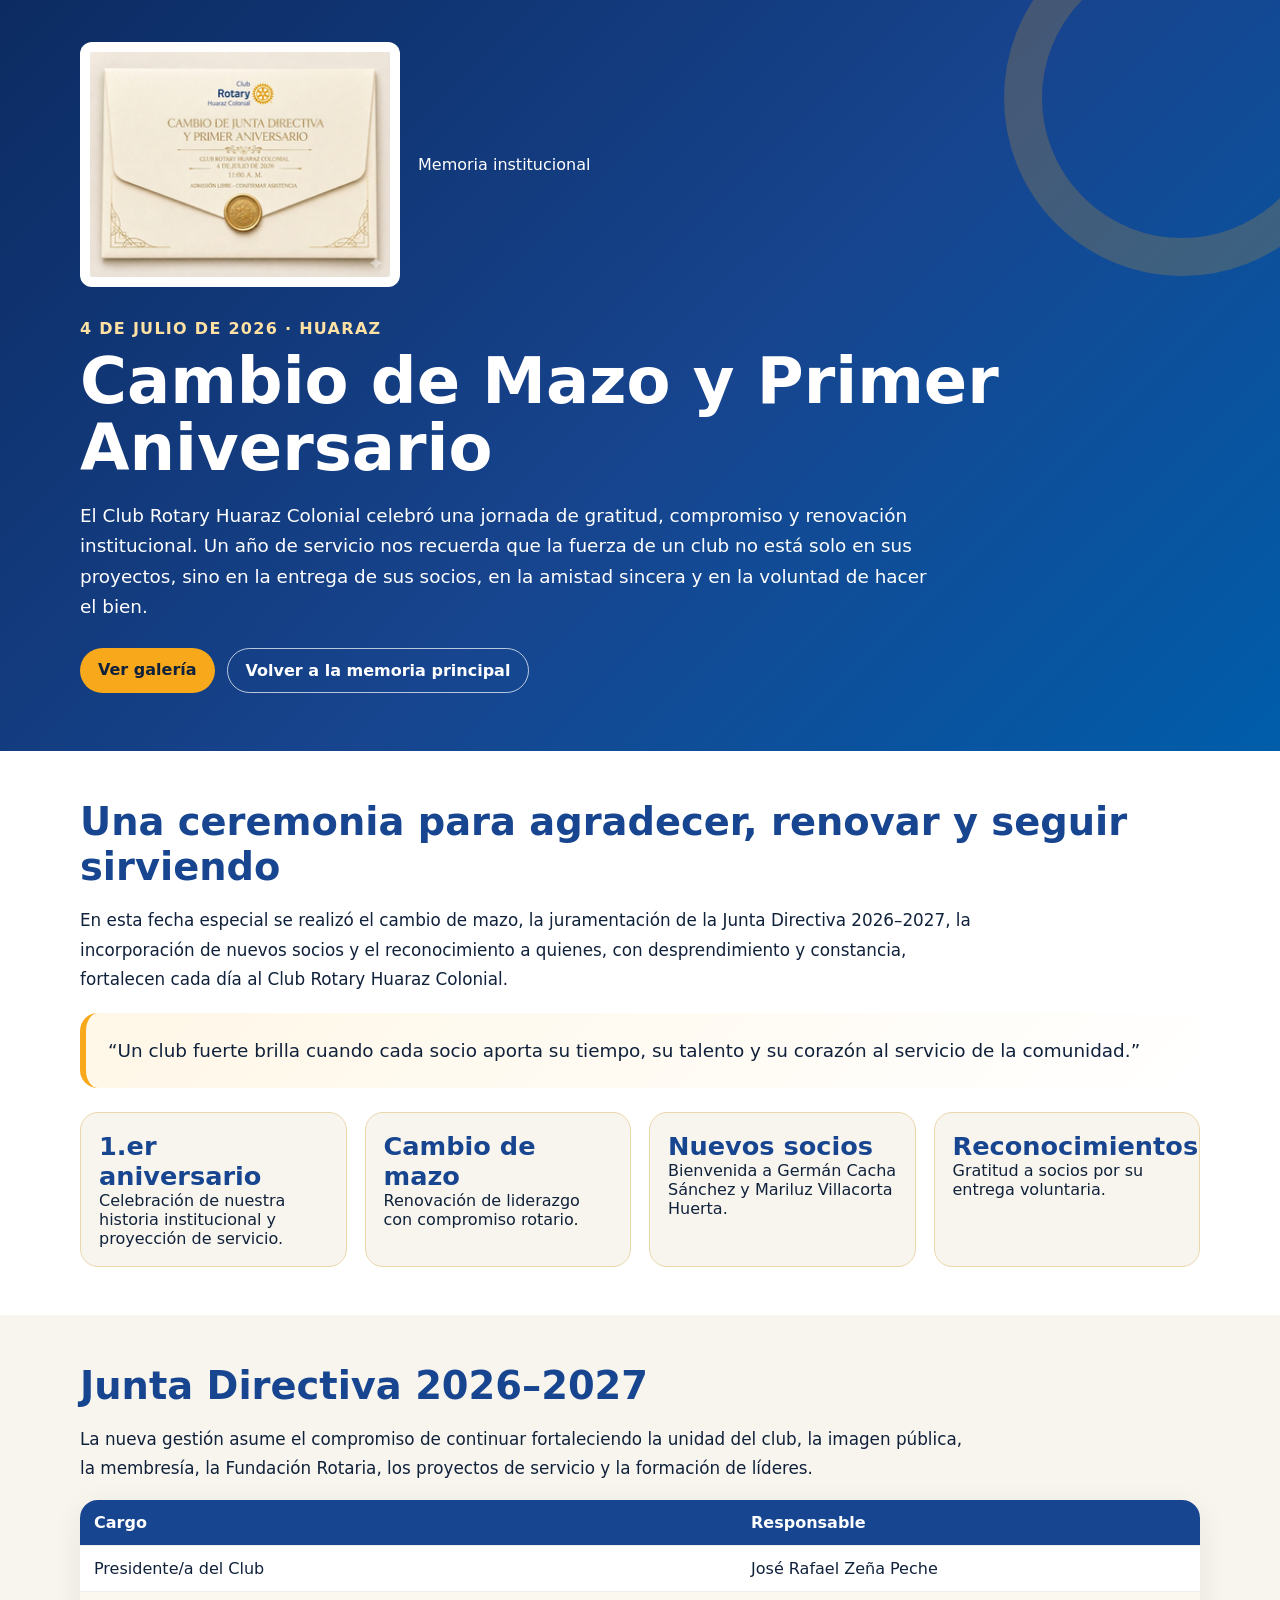
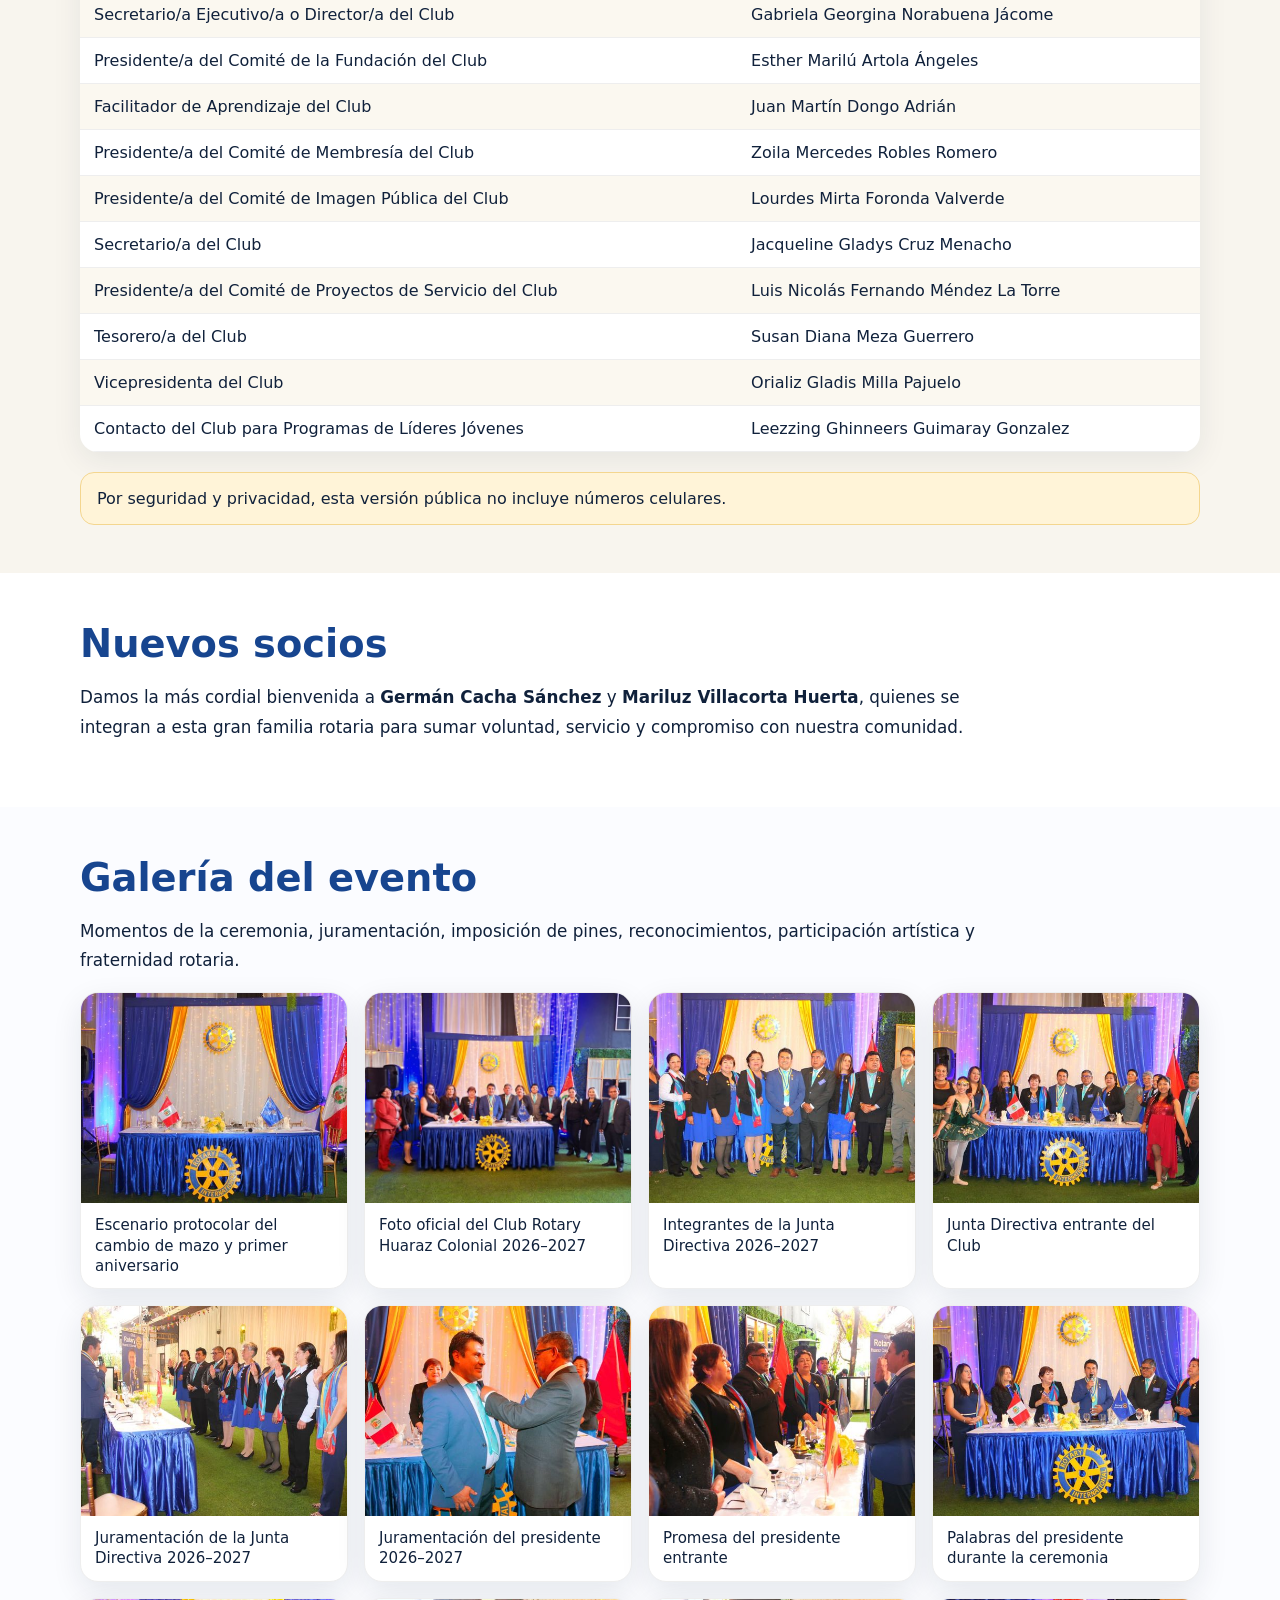
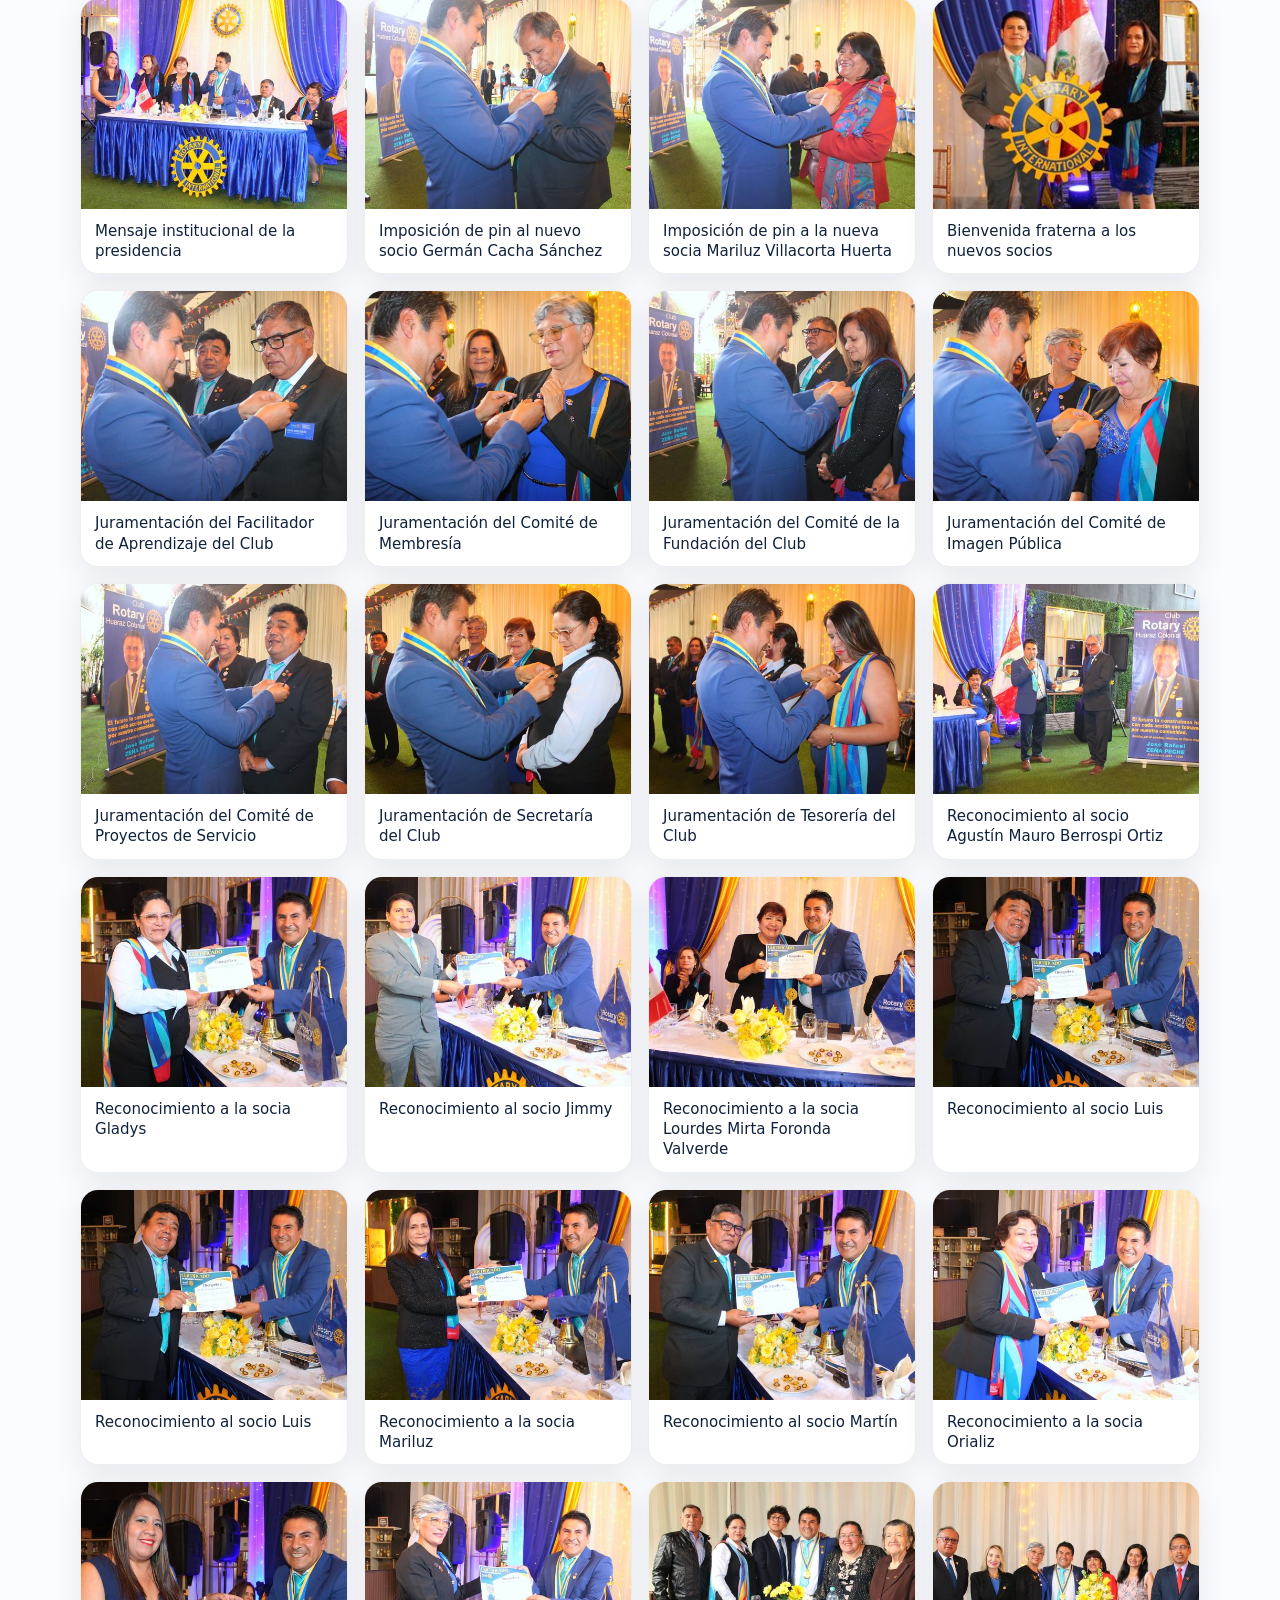
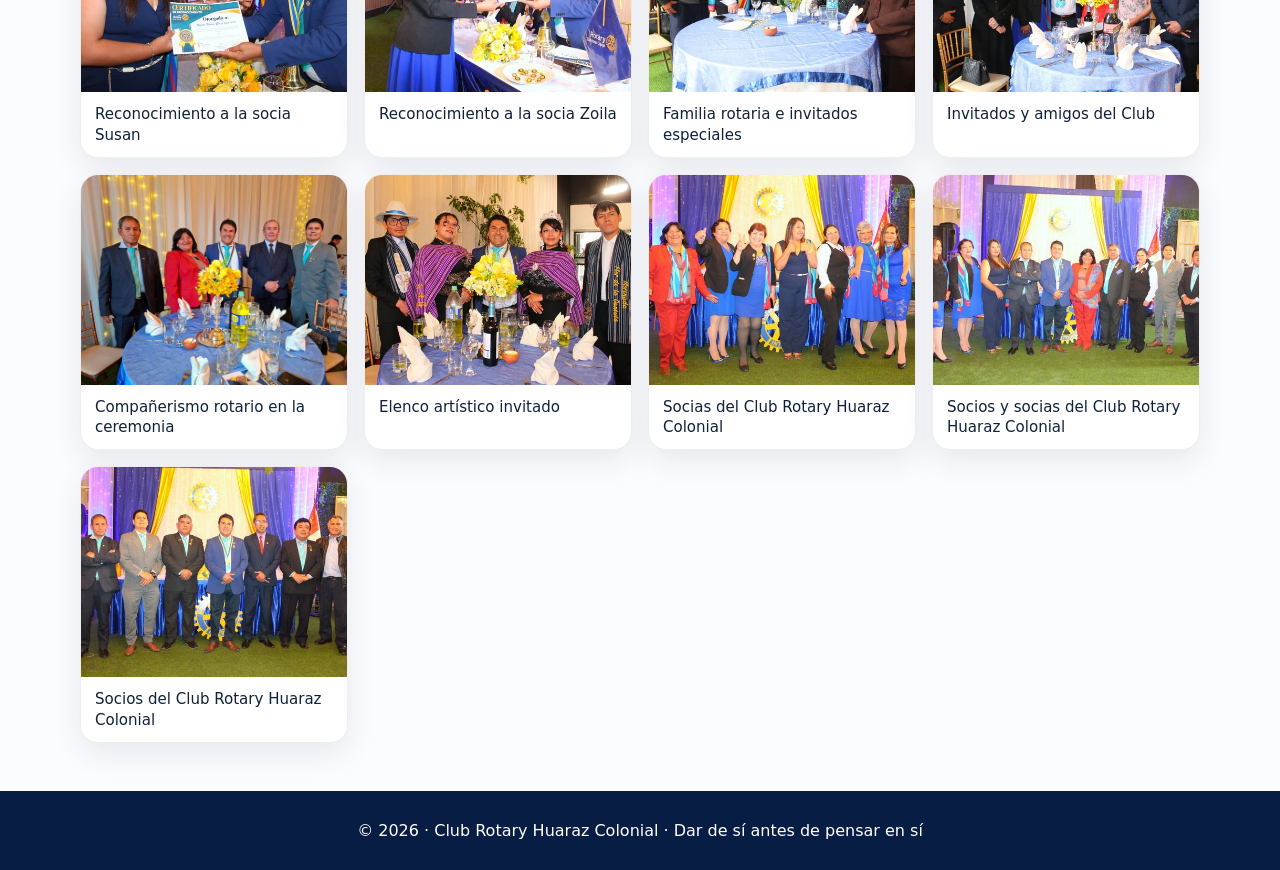
<file: cambio-mazo-primer-aniversario-2026/index.html>
<!doctype html>
<html lang="es">
<head>
<meta charset="utf-8">
<meta name="viewport" content="width=device-width, initial-scale=1">
<title>Cambio de Mazo y Primer Aniversario 2026 | Club Rotary Huaraz Colonial</title>
<meta name="description" content="Ceremonia de Cambio de Mazo y Primer Aniversario del Club Rotary Huaraz Colonial, realizada el 4 de julio de 2026.">
<style>
:root{--royal:#17458F;--gold:#F7A81B;--azure:#005DAA;--ink:#10213b;--soft:#f8f5ee;--line:#ead7aa}
*{box-sizing:border-box} body{margin:0;font-family:system-ui,-apple-system,Segoe UI,Roboto,Arial,sans-serif;color:var(--ink);background:#fff} a{color:inherit} .hero{background:linear-gradient(135deg,#0c2b62,#17458F 55%,#005DAA);color:white;padding:42px 18px 58px;position:relative;overflow:hidden}.hero:after{content:"";position:absolute;right:-80px;top:-80px;width:280px;height:280px;border:38px solid rgba(247,168,27,.20);border-radius:50%}.wrap{max-width:1120px;margin:auto}.brand{display:flex;align-items:center;gap:18px;flex-wrap:wrap}.brand img{background:white;border-radius:12px;padding:10px;max-width:320px;width:100%;height:auto}.kicker{letter-spacing:.08em;text-transform:uppercase;color:#ffe2a3;font-weight:700;margin-top:32px}h1{font-size:clamp(2rem,5vw,4.2rem);line-height:1.05;margin:10px 0 16px}.lead{font-size:1.15rem;max-width:850px;line-height:1.65}.cta{display:flex;gap:12px;flex-wrap:wrap;margin-top:26px}.btn{display:inline-block;background:var(--gold);color:#10213b;text-decoration:none;font-weight:800;padding:12px 18px;border-radius:999px}.btn.alt{background:transparent;color:white;border:1px solid rgba(255,255,255,.7)}section{padding:48px 18px}.section-title{font-size:clamp(1.6rem,3vw,2.5rem);margin:0 0 12px;color:var(--royal)}.text{font-size:1.05rem;line-height:1.75;max-width:900px}.grid{display:grid;grid-template-columns:repeat(auto-fit,minmax(240px,1fr));gap:18px;margin-top:24px}.stat{background:var(--soft);border:1px solid var(--line);border-radius:18px;padding:18px}.stat b{display:block;color:var(--royal);font-size:1.6rem}table{width:100%;border-collapse:collapse;background:white;border-radius:18px;overflow:hidden;box-shadow:0 8px 30px rgba(16,33,59,.08)}th,td{padding:13px 14px;text-align:left;border-bottom:1px solid #eee}th{background:var(--royal);color:white}tr:nth-child(even) td{background:#fbf8f0}.gallery{display:grid;grid-template-columns:repeat(auto-fit,minmax(230px,1fr));gap:16px}.card{margin:0;background:white;border:1px solid #eee;border-radius:18px;overflow:hidden;box-shadow:0 10px 30px rgba(16,33,59,.09)}.card img{width:100%;height:210px;object-fit:cover;display:block}figcaption{padding:12px 14px;font-size:.94rem;line-height:1.35}.quote{background:linear-gradient(135deg,#fff7e7,#ffffff);border-left:6px solid var(--gold);padding:22px;border-radius:18px;font-size:1.15rem;line-height:1.7}footer{background:#081d44;color:white;padding:30px 18px;text-align:center}.note{background:#fff4d8;border:1px solid #f4d68f;padding:16px;border-radius:14px;margin-top:20px}@media(max-width:640px){.brand img{max-width:260px}.hero{padding-top:28px}}
</style>
</head>
<body>
<header class="hero" id="inicio"><div class="wrap">
  <div class="brand"><img src="logo-club-rotary-huaraz-colonial.png" alt="Logo oficial del Club Rotary Huaraz Colonial"><span>Memoria institucional</span></div>
  <div class="kicker">4 de julio de 2026 · Huaraz</div>
  <h1>Cambio de Mazo y Primer Aniversario</h1>
  <p class="lead">El Club Rotary Huaraz Colonial celebró una jornada de gratitud, compromiso y renovación institucional. Un año de servicio nos recuerda que la fuerza de un club no está solo en sus proyectos, sino en la entrega de sus socios, en la amistad sincera y en la voluntad de hacer el bien.</p>
  <div class="cta"><a class="btn" href="#galeria">Ver galería</a><a class="btn alt" href="../">Volver a la memoria principal</a></div>
</div></header>
<section><div class="wrap">
  <h2 class="section-title">Una ceremonia para agradecer, renovar y seguir sirviendo</h2>
  <p class="text">En esta fecha especial se realizó el cambio de mazo, la juramentación de la Junta Directiva 2026–2027, la incorporación de nuevos socios y el reconocimiento a quienes, con desprendimiento y constancia, fortalecen cada día al Club Rotary Huaraz Colonial.</p>
  <p class="quote">“Un club fuerte brilla cuando cada socio aporta su tiempo, su talento y su corazón al servicio de la comunidad.”</p>
  <div class="grid">
    <div class="stat"><b>1.er aniversario</b> Celebración de nuestra historia institucional y proyección de servicio.</div>
    <div class="stat"><b>Cambio de mazo</b> Renovación de liderazgo con compromiso rotario.</div>
    <div class="stat"><b>Nuevos socios</b> Bienvenida a Germán Cacha Sánchez y Mariluz Villacorta Huerta.</div>
    <div class="stat"><b>Reconocimientos</b> Gratitud a socios por su entrega voluntaria.</div>
  </div>
</div></section>
<section style="background:var(--soft)"><div class="wrap">
  <h2 class="section-title">Junta Directiva 2026–2027</h2>
  <p class="text">La nueva gestión asume el compromiso de continuar fortaleciendo la unidad del club, la imagen pública, la membresía, la Fundación Rotaria, los proyectos de servicio y la formación de líderes.</p>
  <table><thead><tr><th>Cargo</th><th>Responsable</th></tr></thead><tbody><tr><td>Presidente/a del Club</td><td>José Rafael Zeña Peche</td></tr>
<tr><td>Secretario/a Ejecutivo/a o Director/a del Club</td><td>Gabriela Georgina Norabuena Jácome</td></tr>
<tr><td>Presidente/a del Comité de la Fundación del Club</td><td>Esther Marilú Artola Ángeles</td></tr>
<tr><td>Facilitador de Aprendizaje del Club</td><td>Juan Martín Dongo Adrián</td></tr>
<tr><td>Presidente/a del Comité de Membresía del Club</td><td>Zoila Mercedes Robles Romero</td></tr>
<tr><td>Presidente/a del Comité de Imagen Pública del Club</td><td>Lourdes Mirta Foronda Valverde</td></tr>
<tr><td>Secretario/a del Club</td><td>Jacqueline Gladys Cruz Menacho</td></tr>
<tr><td>Presidente/a del Comité de Proyectos de Servicio del Club</td><td>Luis Nicolás Fernando Méndez La Torre</td></tr>
<tr><td>Tesorero/a del Club</td><td>Susan Diana Meza Guerrero</td></tr>
<tr><td>Vicepresidenta del Club</td><td>Orializ Gladis Milla Pajuelo</td></tr>
<tr><td>Contacto del Club para Programas de Líderes Jóvenes</td><td>Leezzing Ghinneers Guimaray Gonzalez</td></tr></tbody></table>
  <div class="note">Por seguridad y privacidad, esta versión pública no incluye números celulares.</div>
</div></section>
<section><div class="wrap">
  <h2 class="section-title">Nuevos socios</h2>
  <p class="text">Damos la más cordial bienvenida a <strong>Germán Cacha Sánchez</strong> y <strong>Mariluz Villacorta Huerta</strong>, quienes se integran a esta gran familia rotaria para sumar voluntad, servicio y compromiso con nuestra comunidad.</p>
</div></section>
<section id="galeria" style="background:#fbfcff"><div class="wrap">
  <h2 class="section-title">Galería del evento</h2>
  <p class="text">Momentos de la ceremonia, juramentación, imposición de pines, reconocimientos, participación artística y fraternidad rotaria.</p>
  <div class="gallery"><figure class="card"><a href="img/01-escenario-protocolar-del-cambio-de-mazo-y-primer-aniversario.jpg" target="_blank"><img loading="lazy" src="thumbs/01-escenario-protocolar-del-cambio-de-mazo-y-primer-aniversario.jpg" alt="Escenario protocolar del cambio de mazo y primer aniversario"></a><figcaption>Escenario protocolar del cambio de mazo y primer aniversario</figcaption></figure>
<figure class="card"><a href="img/02-foto-oficial-del-club-rotary-huaraz-colonial-2026-2027.jpg" target="_blank"><img loading="lazy" src="thumbs/02-foto-oficial-del-club-rotary-huaraz-colonial-2026-2027.jpg" alt="Foto oficial del Club Rotary Huaraz Colonial 2026–2027"></a><figcaption>Foto oficial del Club Rotary Huaraz Colonial 2026–2027</figcaption></figure>
<figure class="card"><a href="img/03-integrantes-de-la-junta-directiva-2026-2027.jpg" target="_blank"><img loading="lazy" src="thumbs/03-integrantes-de-la-junta-directiva-2026-2027.jpg" alt="Integrantes de la Junta Directiva 2026–2027"></a><figcaption>Integrantes de la Junta Directiva 2026–2027</figcaption></figure>
<figure class="card"><a href="img/04-junta-directiva-entrante-del-club.jpg" target="_blank"><img loading="lazy" src="thumbs/04-junta-directiva-entrante-del-club.jpg" alt="Junta Directiva entrante del Club"></a><figcaption>Junta Directiva entrante del Club</figcaption></figure>
<figure class="card"><a href="img/05-juramentaci-n-de-la-junta-directiva-2026-2027.jpg" target="_blank"><img loading="lazy" src="thumbs/05-juramentaci-n-de-la-junta-directiva-2026-2027.jpg" alt="Juramentación de la Junta Directiva 2026–2027"></a><figcaption>Juramentación de la Junta Directiva 2026–2027</figcaption></figure>
<figure class="card"><a href="img/06-juramentaci-n-del-presidente-2026-2027.jpg" target="_blank"><img loading="lazy" src="thumbs/06-juramentaci-n-del-presidente-2026-2027.jpg" alt="Juramentación del presidente 2026–2027"></a><figcaption>Juramentación del presidente 2026–2027</figcaption></figure>
<figure class="card"><a href="img/07-promesa-del-presidente-entrante.jpg" target="_blank"><img loading="lazy" src="thumbs/07-promesa-del-presidente-entrante.jpg" alt="Promesa del presidente entrante"></a><figcaption>Promesa del presidente entrante</figcaption></figure>
<figure class="card"><a href="img/08-palabras-del-presidente-durante-la-ceremonia.jpg" target="_blank"><img loading="lazy" src="thumbs/08-palabras-del-presidente-durante-la-ceremonia.jpg" alt="Palabras del presidente durante la ceremonia"></a><figcaption>Palabras del presidente durante la ceremonia</figcaption></figure>
<figure class="card"><a href="img/09-mensaje-institucional-de-la-presidencia.jpg" target="_blank"><img loading="lazy" src="thumbs/09-mensaje-institucional-de-la-presidencia.jpg" alt="Mensaje institucional de la presidencia"></a><figcaption>Mensaje institucional de la presidencia</figcaption></figure>
<figure class="card"><a href="img/10-imposici-n-de-pin-al-nuevo-socio-germ-n-cacha-s-nchez.jpg" target="_blank"><img loading="lazy" src="thumbs/10-imposici-n-de-pin-al-nuevo-socio-germ-n-cacha-s-nchez.jpg" alt="Imposición de pin al nuevo socio Germán Cacha Sánchez"></a><figcaption>Imposición de pin al nuevo socio Germán Cacha Sánchez</figcaption></figure>
<figure class="card"><a href="img/11-imposici-n-de-pin-a-la-nueva-socia-mariluz-villacorta-huerta.jpg" target="_blank"><img loading="lazy" src="thumbs/11-imposici-n-de-pin-a-la-nueva-socia-mariluz-villacorta-huerta.jpg" alt="Imposición de pin a la nueva socia Mariluz Villacorta Huerta"></a><figcaption>Imposición de pin a la nueva socia Mariluz Villacorta Huerta</figcaption></figure>
<figure class="card"><a href="img/12-bienvenida-fraterna-a-los-nuevos-socios.jpg" target="_blank"><img loading="lazy" src="thumbs/12-bienvenida-fraterna-a-los-nuevos-socios.jpg" alt="Bienvenida fraterna a los nuevos socios"></a><figcaption>Bienvenida fraterna a los nuevos socios</figcaption></figure>
<figure class="card"><a href="img/13-juramentaci-n-del-facilitador-de-aprendizaje-del-club.jpg" target="_blank"><img loading="lazy" src="thumbs/13-juramentaci-n-del-facilitador-de-aprendizaje-del-club.jpg" alt="Juramentación del Facilitador de Aprendizaje del Club"></a><figcaption>Juramentación del Facilitador de Aprendizaje del Club</figcaption></figure>
<figure class="card"><a href="img/14-juramentaci-n-del-comit-de-membres-a.jpg" target="_blank"><img loading="lazy" src="thumbs/14-juramentaci-n-del-comit-de-membres-a.jpg" alt="Juramentación del Comité de Membresía"></a><figcaption>Juramentación del Comité de Membresía</figcaption></figure>
<figure class="card"><a href="img/15-juramentaci-n-del-comit-de-la-fundaci-n-del-club.jpg" target="_blank"><img loading="lazy" src="thumbs/15-juramentaci-n-del-comit-de-la-fundaci-n-del-club.jpg" alt="Juramentación del Comité de la Fundación del Club"></a><figcaption>Juramentación del Comité de la Fundación del Club</figcaption></figure>
<figure class="card"><a href="img/16-juramentaci-n-del-comit-de-imagen-p-blica.jpg" target="_blank"><img loading="lazy" src="thumbs/16-juramentaci-n-del-comit-de-imagen-p-blica.jpg" alt="Juramentación del Comité de Imagen Pública"></a><figcaption>Juramentación del Comité de Imagen Pública</figcaption></figure>
<figure class="card"><a href="img/17-juramentaci-n-del-comit-de-proyectos-de-servicio.jpg" target="_blank"><img loading="lazy" src="thumbs/17-juramentaci-n-del-comit-de-proyectos-de-servicio.jpg" alt="Juramentación del Comité de Proyectos de Servicio"></a><figcaption>Juramentación del Comité de Proyectos de Servicio</figcaption></figure>
<figure class="card"><a href="img/18-juramentaci-n-de-secretar-a-del-club.jpg" target="_blank"><img loading="lazy" src="thumbs/18-juramentaci-n-de-secretar-a-del-club.jpg" alt="Juramentación de Secretaría del Club"></a><figcaption>Juramentación de Secretaría del Club</figcaption></figure>
<figure class="card"><a href="img/19-juramentaci-n-de-tesorer-a-del-club.jpg" target="_blank"><img loading="lazy" src="thumbs/19-juramentaci-n-de-tesorer-a-del-club.jpg" alt="Juramentación de Tesorería del Club"></a><figcaption>Juramentación de Tesorería del Club</figcaption></figure>
<figure class="card"><a href="img/20-reconocimiento-al-socio-agust-n-mauro-berrospi-ortiz.jpg" target="_blank"><img loading="lazy" src="thumbs/20-reconocimiento-al-socio-agust-n-mauro-berrospi-ortiz.jpg" alt="Reconocimiento al socio Agustín Mauro Berrospi Ortiz"></a><figcaption>Reconocimiento al socio Agustín Mauro Berrospi Ortiz</figcaption></figure>
<figure class="card"><a href="img/21-reconocimiento-a-la-socia-gladys.jpg" target="_blank"><img loading="lazy" src="thumbs/21-reconocimiento-a-la-socia-gladys.jpg" alt="Reconocimiento a la socia Gladys"></a><figcaption>Reconocimiento a la socia Gladys</figcaption></figure>
<figure class="card"><a href="img/22-reconocimiento-al-socio-jimmy.jpg" target="_blank"><img loading="lazy" src="thumbs/22-reconocimiento-al-socio-jimmy.jpg" alt="Reconocimiento al socio Jimmy"></a><figcaption>Reconocimiento al socio Jimmy</figcaption></figure>
<figure class="card"><a href="img/23-reconocimiento-a-la-socia-lourdes-mirta-foronda-valverde.jpg" target="_blank"><img loading="lazy" src="thumbs/23-reconocimiento-a-la-socia-lourdes-mirta-foronda-valverde.jpg" alt="Reconocimiento a la socia Lourdes Mirta Foronda Valverde"></a><figcaption>Reconocimiento a la socia Lourdes Mirta Foronda Valverde</figcaption></figure>
<figure class="card"><a href="img/24-reconocimiento-al-socio-luis.jpg" target="_blank"><img loading="lazy" src="thumbs/24-reconocimiento-al-socio-luis.jpg" alt="Reconocimiento al socio Luis"></a><figcaption>Reconocimiento al socio Luis</figcaption></figure>
<figure class="card"><a href="img/25-reconocimiento-al-socio-luis.jpg" target="_blank"><img loading="lazy" src="thumbs/25-reconocimiento-al-socio-luis.jpg" alt="Reconocimiento al socio Luis"></a><figcaption>Reconocimiento al socio Luis</figcaption></figure>
<figure class="card"><a href="img/26-reconocimiento-a-la-socia-mariluz.jpg" target="_blank"><img loading="lazy" src="thumbs/26-reconocimiento-a-la-socia-mariluz.jpg" alt="Reconocimiento a la socia Mariluz"></a><figcaption>Reconocimiento a la socia Mariluz</figcaption></figure>
<figure class="card"><a href="img/27-reconocimiento-al-socio-mart-n.jpg" target="_blank"><img loading="lazy" src="thumbs/27-reconocimiento-al-socio-mart-n.jpg" alt="Reconocimiento al socio Martín"></a><figcaption>Reconocimiento al socio Martín</figcaption></figure>
<figure class="card"><a href="img/28-reconocimiento-a-la-socia-orializ.jpg" target="_blank"><img loading="lazy" src="thumbs/28-reconocimiento-a-la-socia-orializ.jpg" alt="Reconocimiento a la socia Orializ"></a><figcaption>Reconocimiento a la socia Orializ</figcaption></figure>
<figure class="card"><a href="img/29-reconocimiento-a-la-socia-susan.jpg" target="_blank"><img loading="lazy" src="thumbs/29-reconocimiento-a-la-socia-susan.jpg" alt="Reconocimiento a la socia Susan"></a><figcaption>Reconocimiento a la socia Susan</figcaption></figure>
<figure class="card"><a href="img/30-reconocimiento-a-la-socia-zoila.jpg" target="_blank"><img loading="lazy" src="thumbs/30-reconocimiento-a-la-socia-zoila.jpg" alt="Reconocimiento a la socia Zoila"></a><figcaption>Reconocimiento a la socia Zoila</figcaption></figure>
<figure class="card"><a href="img/31-familia-rotaria-e-invitados-especiales.jpg" target="_blank"><img loading="lazy" src="thumbs/31-familia-rotaria-e-invitados-especiales.jpg" alt="Familia rotaria e invitados especiales"></a><figcaption>Familia rotaria e invitados especiales</figcaption></figure>
<figure class="card"><a href="img/32-invitados-y-amigos-del-club.jpg" target="_blank"><img loading="lazy" src="thumbs/32-invitados-y-amigos-del-club.jpg" alt="Invitados y amigos del Club"></a><figcaption>Invitados y amigos del Club</figcaption></figure>
<figure class="card"><a href="img/33-compa-erismo-rotario-en-la-ceremonia.jpg" target="_blank"><img loading="lazy" src="thumbs/33-compa-erismo-rotario-en-la-ceremonia.jpg" alt="Compañerismo rotario en la ceremonia"></a><figcaption>Compañerismo rotario en la ceremonia</figcaption></figure>
<figure class="card"><a href="img/34-elenco-art-stico-invitado.jpg" target="_blank"><img loading="lazy" src="thumbs/34-elenco-art-stico-invitado.jpg" alt="Elenco artístico invitado"></a><figcaption>Elenco artístico invitado</figcaption></figure>
<figure class="card"><a href="img/35-socias-del-club-rotary-huaraz-colonial.jpg" target="_blank"><img loading="lazy" src="thumbs/35-socias-del-club-rotary-huaraz-colonial.jpg" alt="Socias del Club Rotary Huaraz Colonial"></a><figcaption>Socias del Club Rotary Huaraz Colonial</figcaption></figure>
<figure class="card"><a href="img/36-socios-y-socias-del-club-rotary-huaraz-colonial.jpg" target="_blank"><img loading="lazy" src="thumbs/36-socios-y-socias-del-club-rotary-huaraz-colonial.jpg" alt="Socios y socias del Club Rotary Huaraz Colonial"></a><figcaption>Socios y socias del Club Rotary Huaraz Colonial</figcaption></figure>
<figure class="card"><a href="img/37-socios-del-club-rotary-huaraz-colonial.jpg" target="_blank"><img loading="lazy" src="thumbs/37-socios-del-club-rotary-huaraz-colonial.jpg" alt="Socios del Club Rotary Huaraz Colonial"></a><figcaption>Socios del Club Rotary Huaraz Colonial</figcaption></figure></div>
</div></section>
<footer><div class="wrap">© 2026 · Club Rotary Huaraz Colonial · Dar de sí antes de pensar en sí</div></footer>
</body>
</html>
</file>
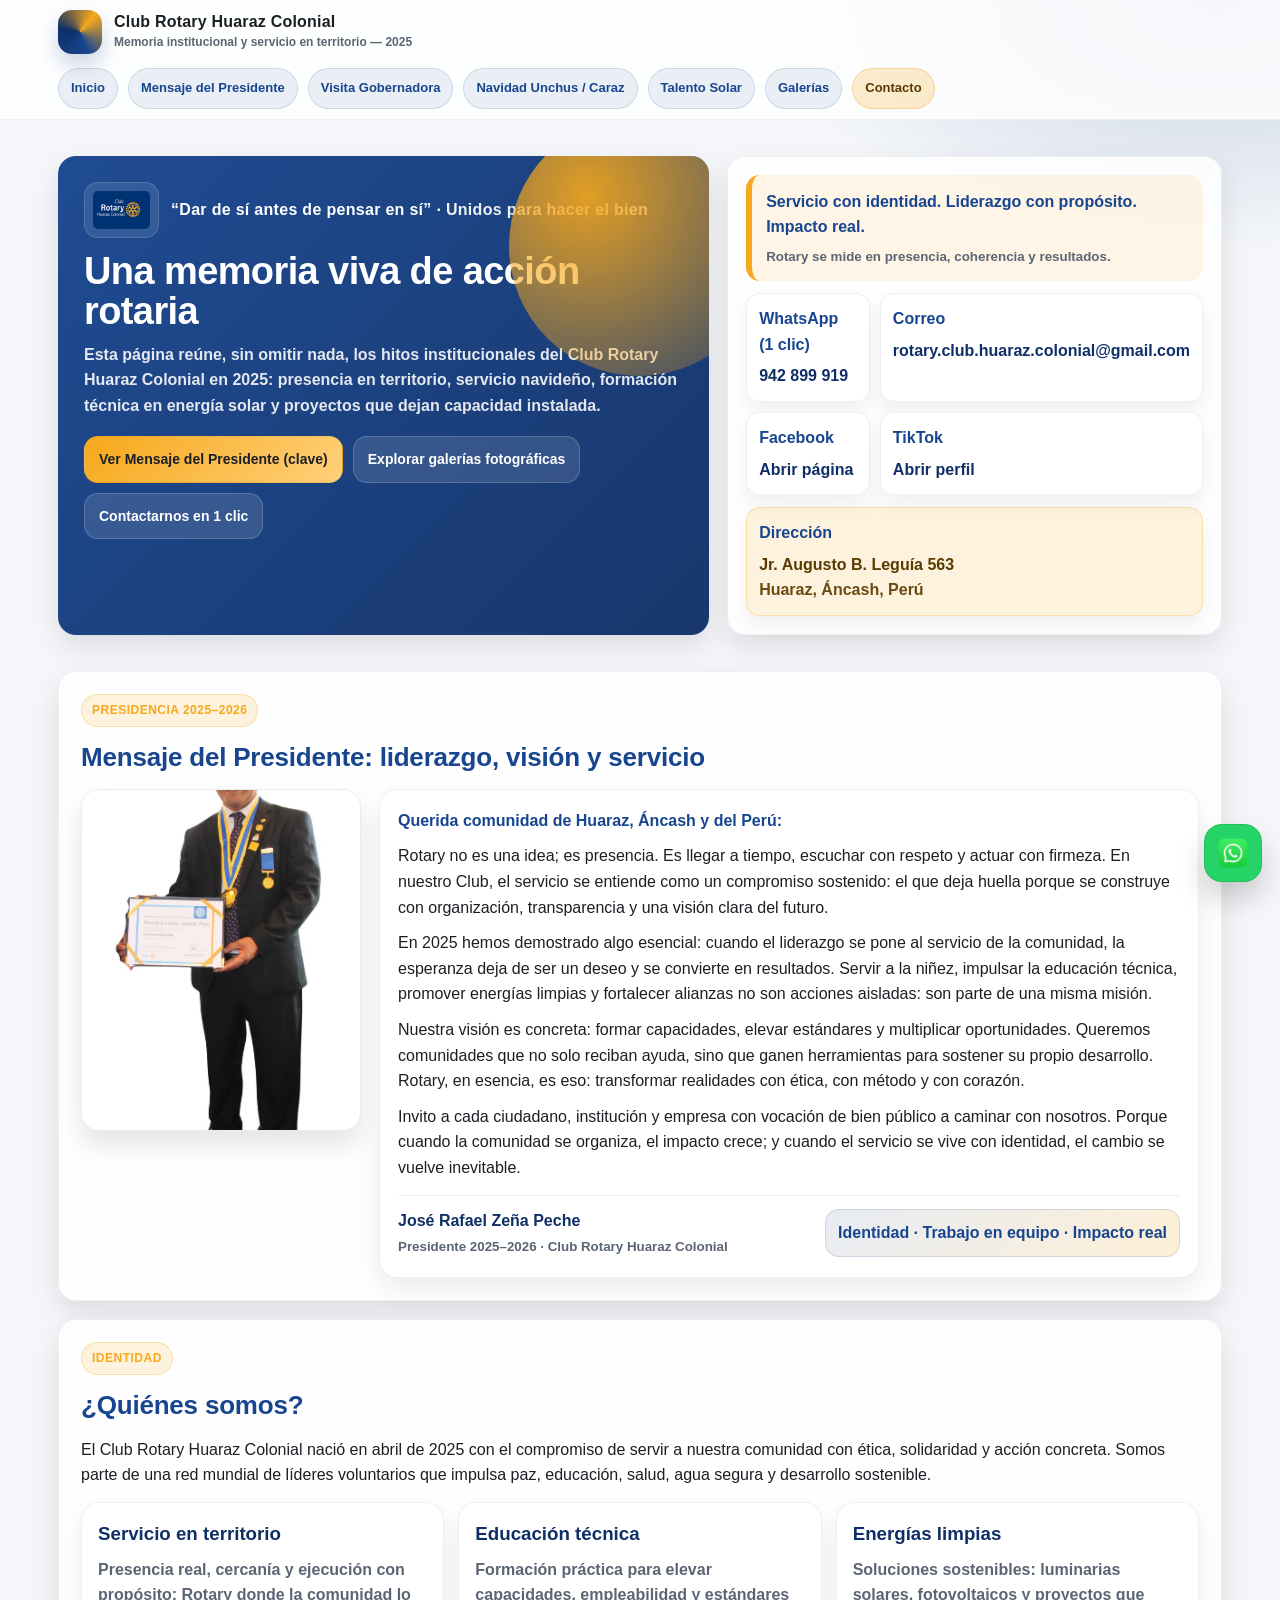
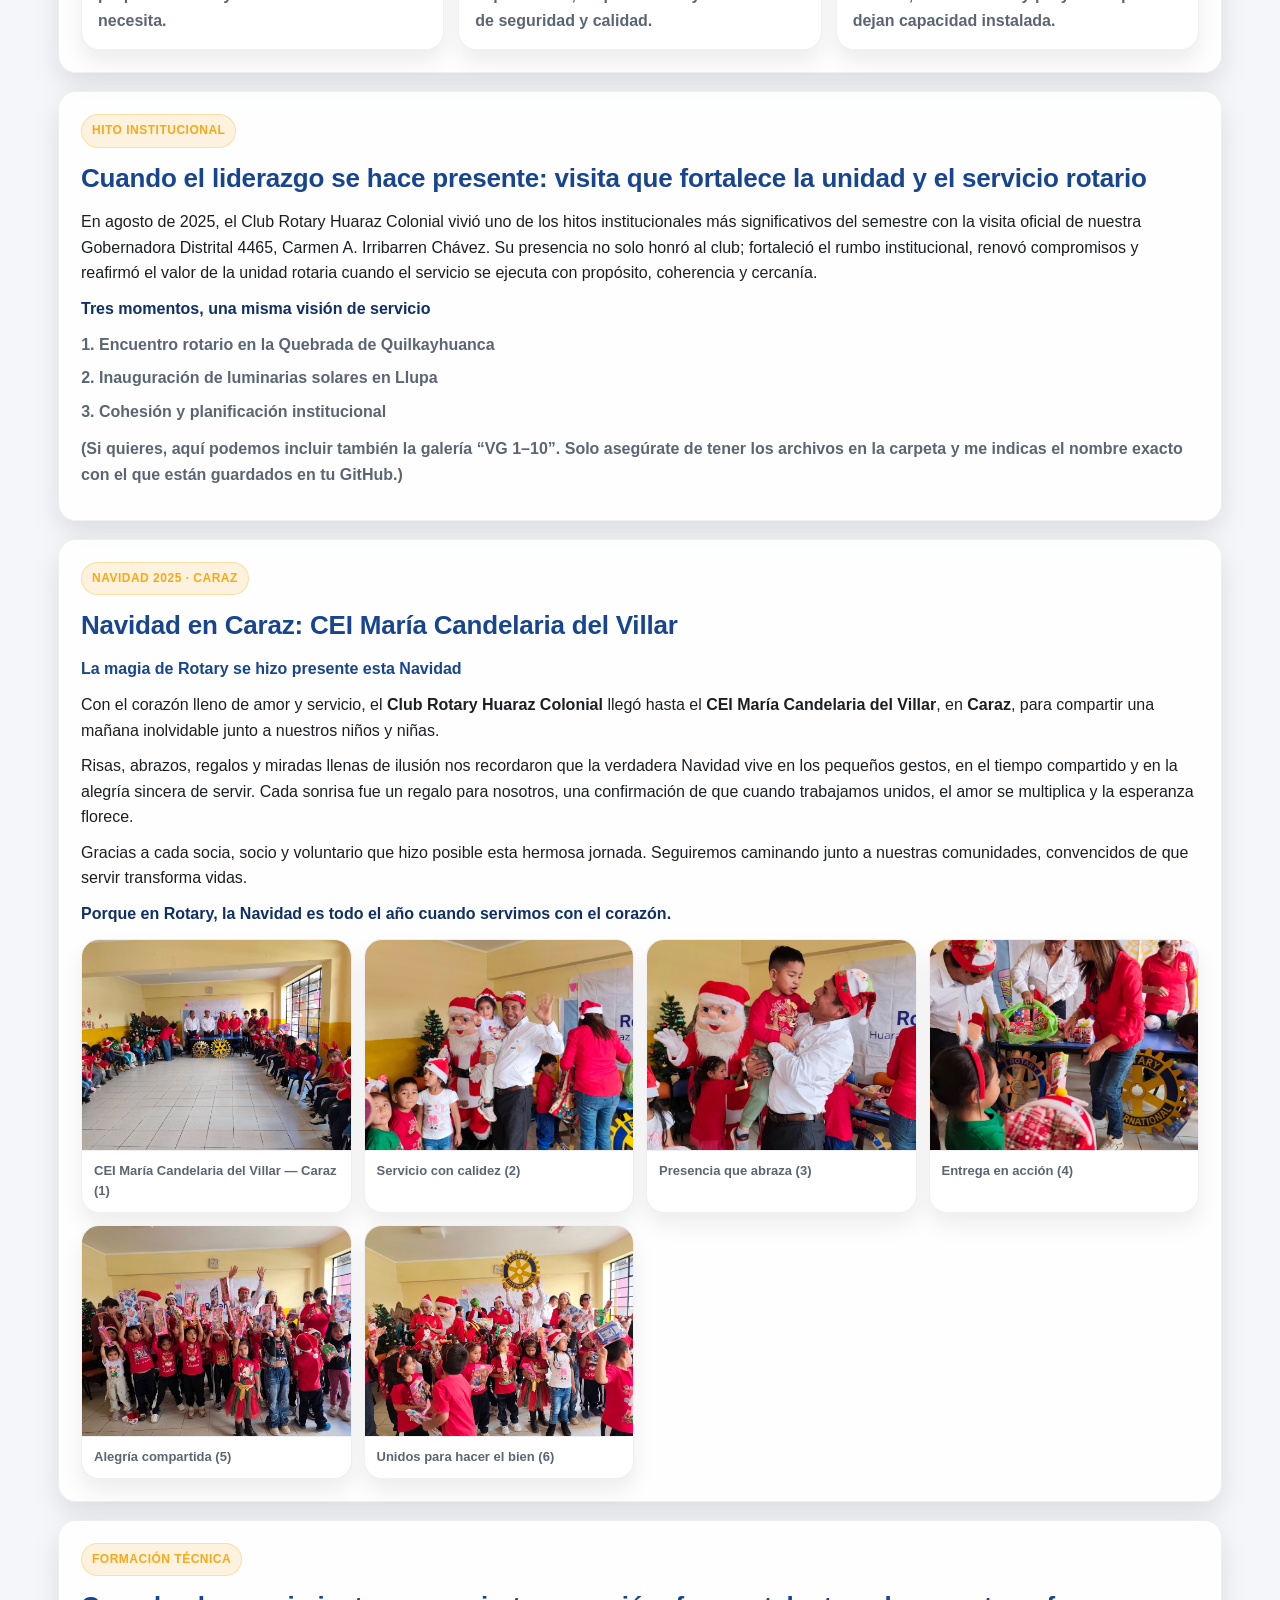
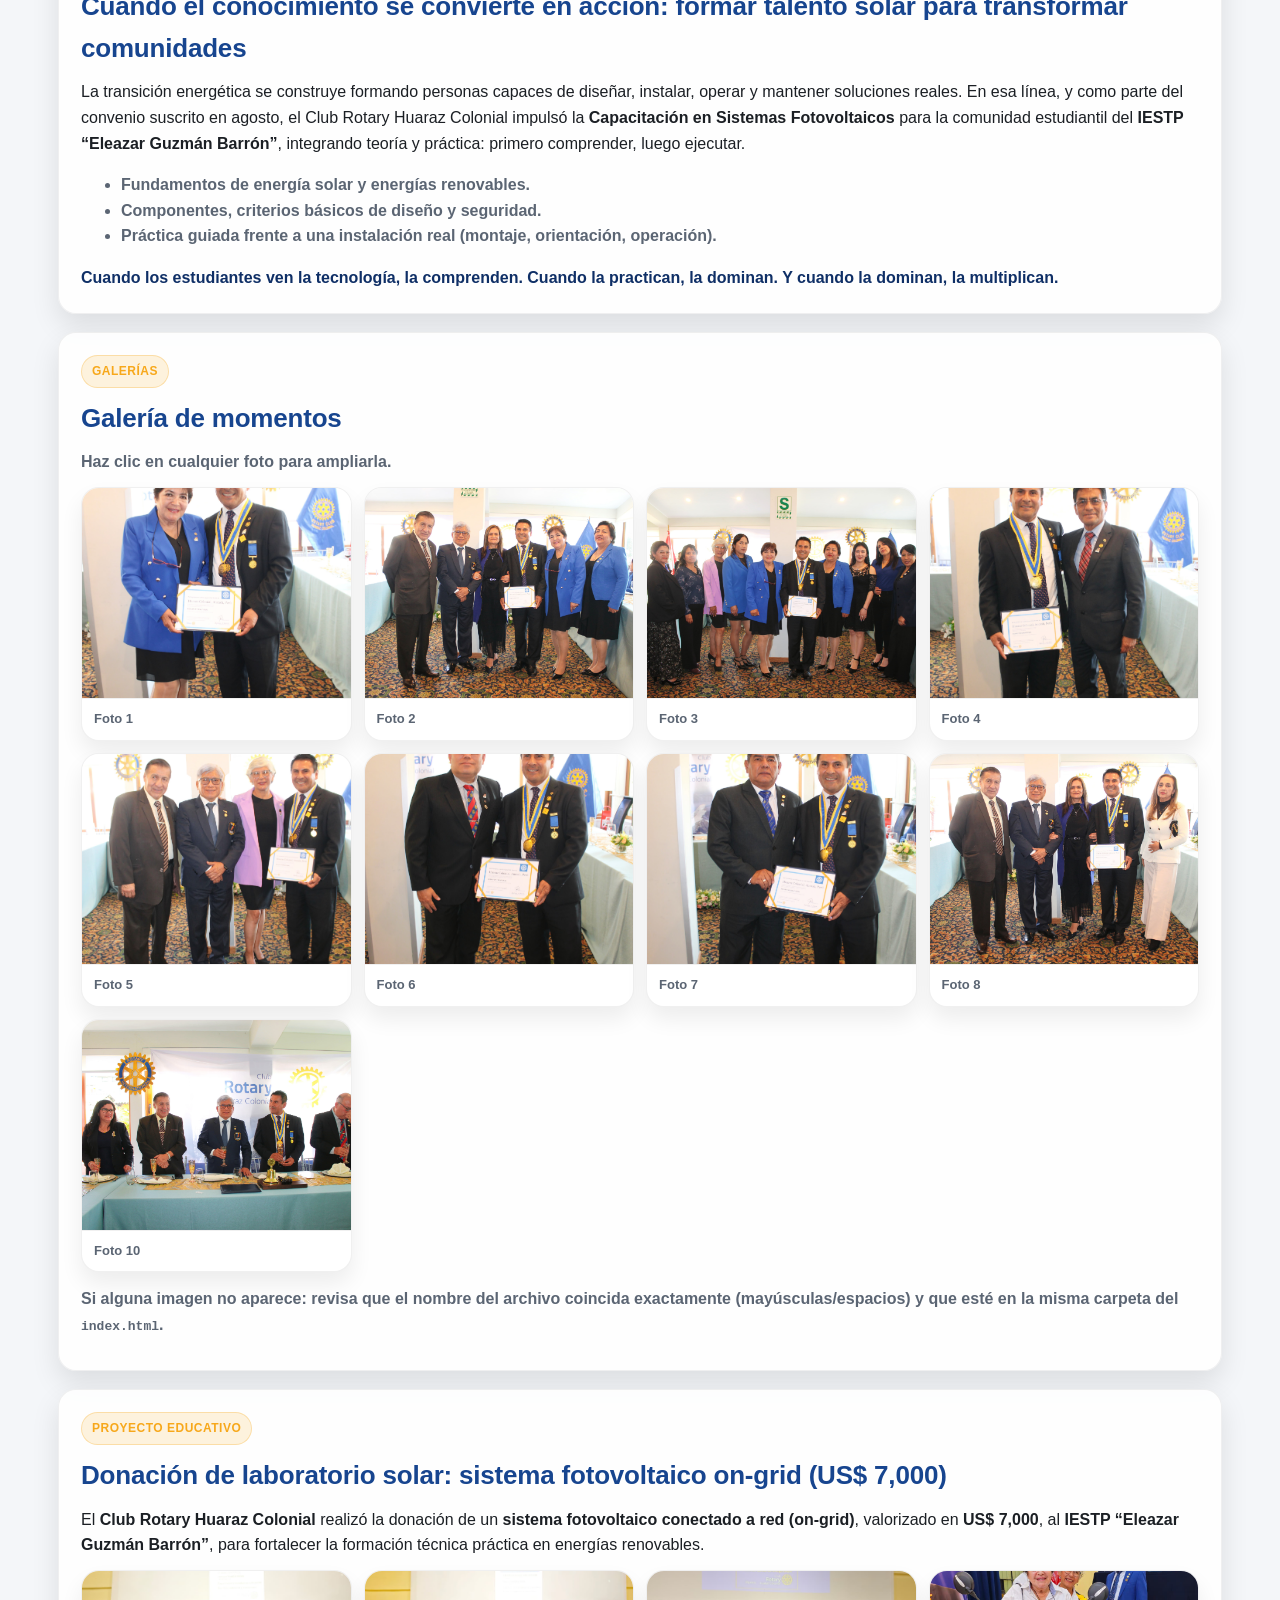
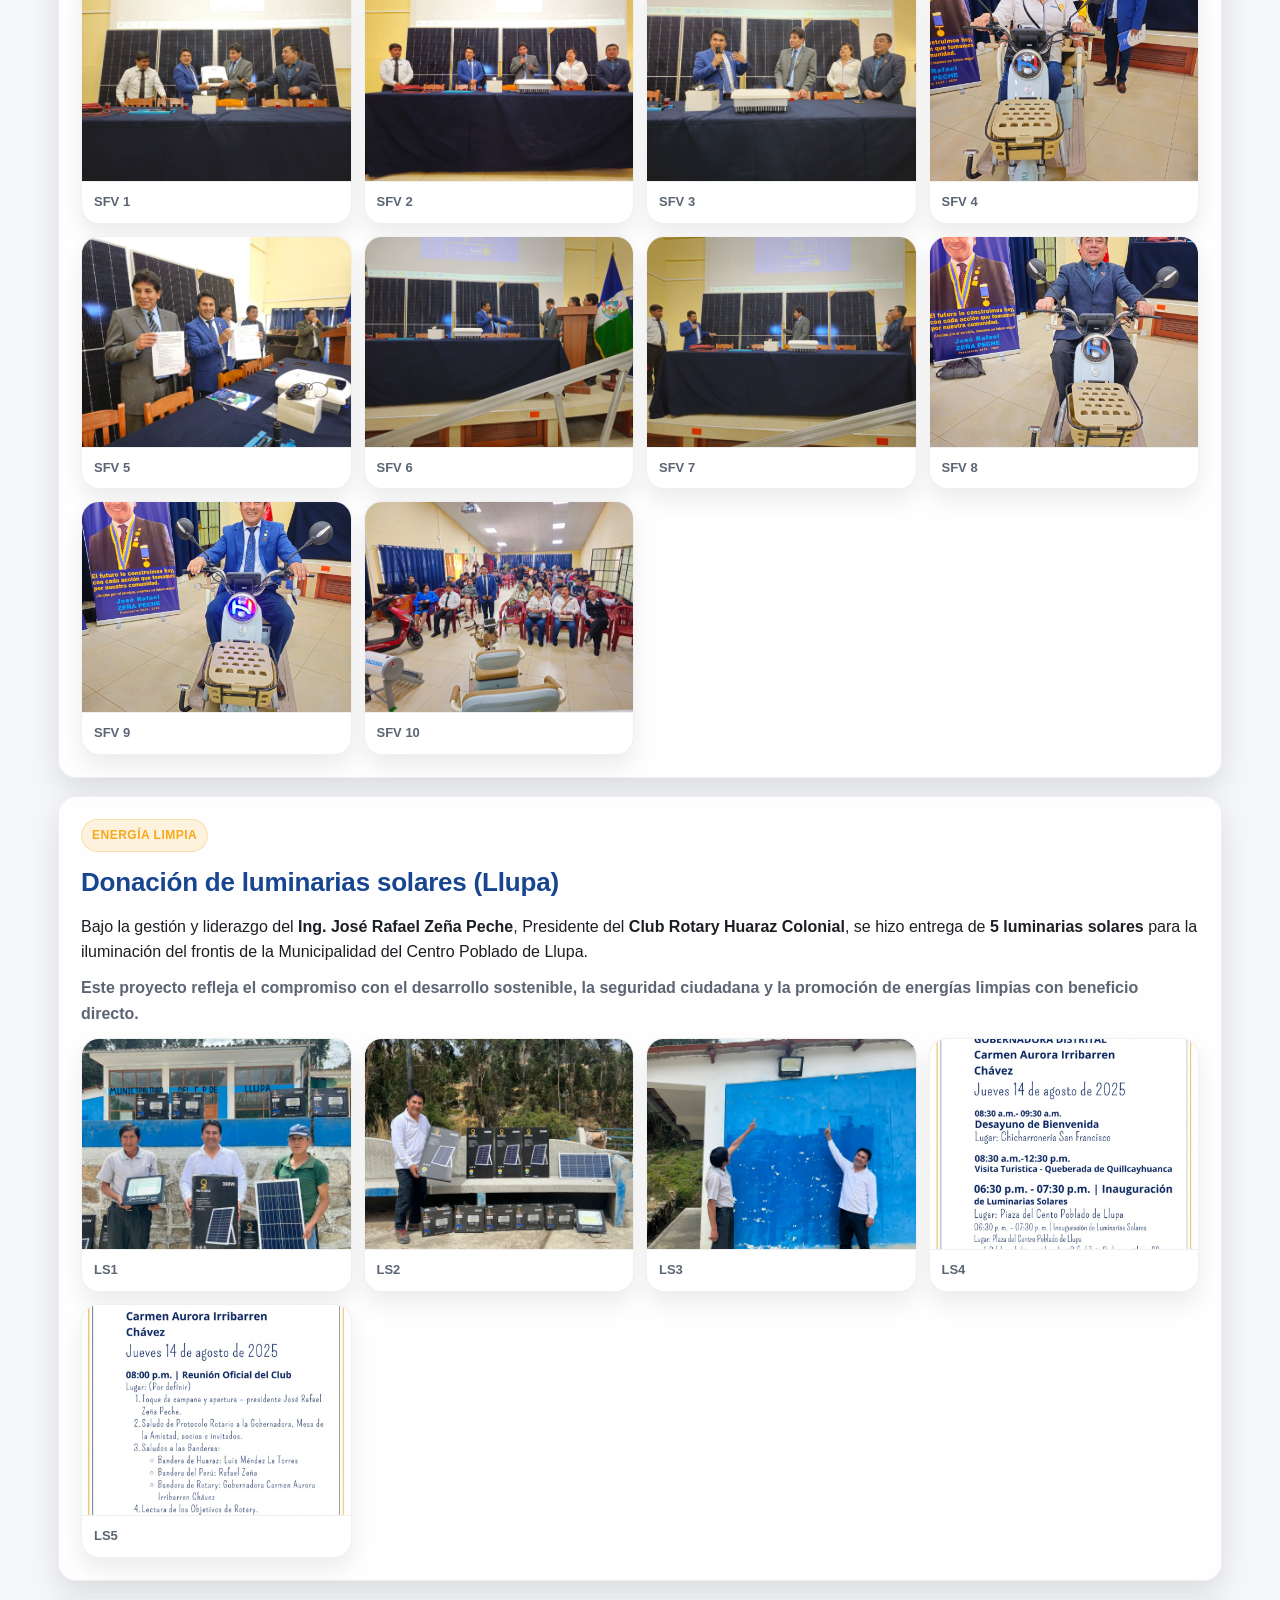
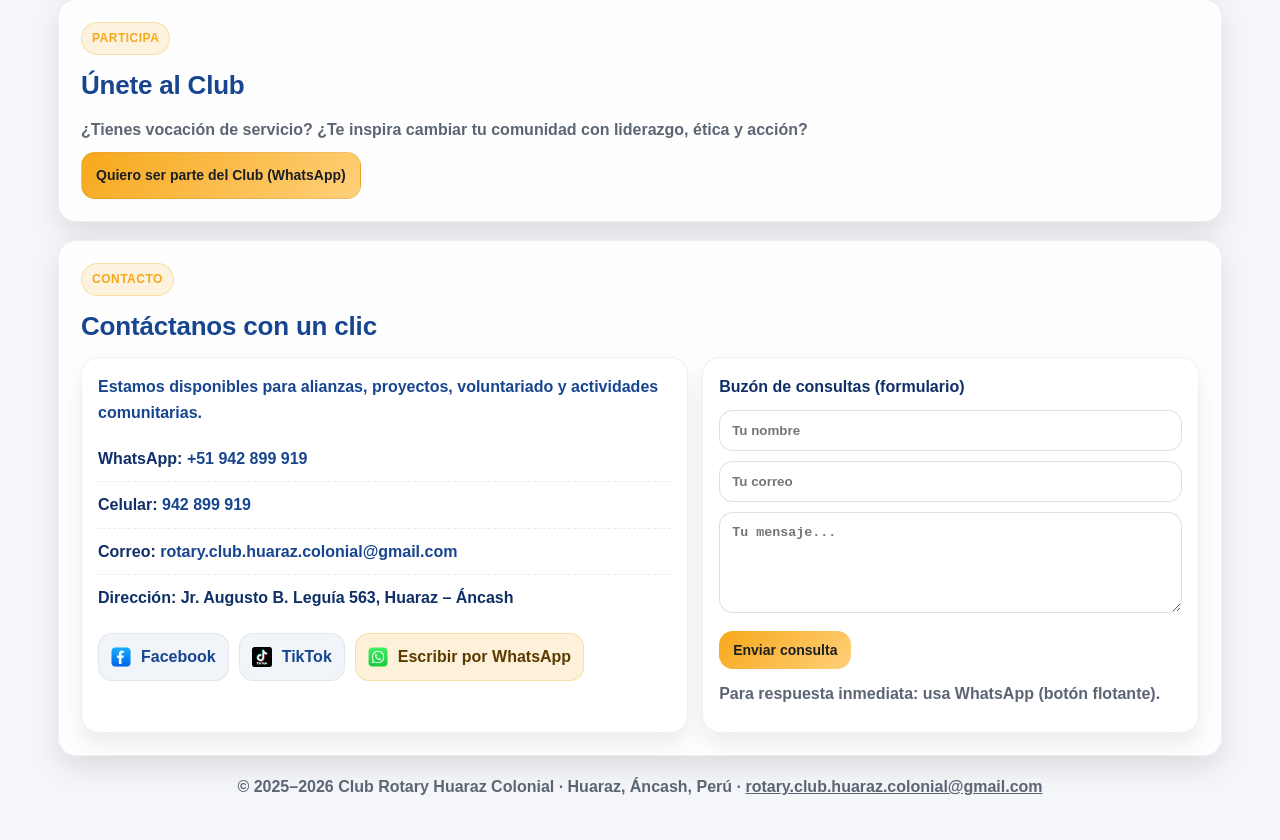
<file: Index1.html>
<!DOCTYPE html>
<html lang="es">
<head>
  <meta charset="UTF-8" />
  <meta name="viewport" content="width=device-width, initial-scale=1.0" />
  <title>Club Rotary Huaraz Colonial | Memoria institucional 2025</title>
  <meta name="description" content="Club Rotary Huaraz Colonial: memoria institucional y servicio en territorio 2025. Visita de Gobernadora, Navidad solidaria, Talento Solar, luminarias solares y donación de laboratorio solar." />

  <style>
    :root{
      --rotary-blue:#17458f;
      --rotary-blue-2:#0f2f66;
      --rotary-gold:#f7a81b;
      --bg:#f4f6f9;
      --card:#ffffff;
      --text:#1b1f24;
      --muted:#5b6573;
      --shadow: 0 12px 28px rgba(0,0,0,.10);
      --radius: 18px;
      --maxw: 1200px;
    }

    *{ box-sizing:border-box; }
    html{ scroll-behavior:smooth; }
    body{
      margin:0;
      font-family: "Segoe UI", Arial, Helvetica, sans-serif;
      background: radial-gradient(1200px 600px at 20% -10%, rgba(247,168,27,.20), transparent 55%),
                  radial-gradient(900px 500px at 95% 0%, rgba(23,69,143,.20), transparent 50%),
                  var(--bg);
      color:var(--text);
      line-height:1.6;
    }

    a{ color:inherit; }
    .container{
      max-width:var(--maxw);
      margin:0 auto;
      padding:0 18px;
    }

    /* Topbar */
    .topbar{
      position:sticky;
      top:0;
      z-index:999;
      background: rgba(255,255,255,.82);
      backdrop-filter: blur(10px);
      border-bottom:1px solid rgba(0,0,0,.06);
    }
    .topbar-inner{
      display:flex;
      align-items:center;
      justify-content:space-between;
      gap:14px;
      padding:10px 0;
      flex-wrap:wrap;
    }
    .brand{
      display:flex;
      align-items:center;
      gap:12px;
      min-width: 260px;
    }
    .brand-badge{
      width:44px;
      height:44px;
      border-radius:14px;
      background: conic-gradient(from 160deg, var(--rotary-blue), var(--rotary-blue-2), var(--rotary-gold), var(--rotary-blue));
      box-shadow: 0 10px 20px rgba(23,69,143,.22);
    }
    .brand h1{
      margin:0;
      font-size:16px;
      letter-spacing:.2px;
      line-height:1.2;
    }
    .brand small{
      display:block;
      color:var(--muted);
      font-weight:600;
      margin-top:2px;
      font-size:12px;
    }

    nav{
      display:flex;
      gap:10px;
      flex-wrap:wrap;
      justify-content:flex-end;
    }
    .navlink{
      display:inline-flex;
      align-items:center;
      gap:8px;
      padding:9px 12px;
      border-radius:999px;
      font-weight:800;
      font-size:13px;
      text-decoration:none;
      color:var(--rotary-blue);
      background: rgba(23,69,143,.08);
      border: 1px solid rgba(23,69,143,.14);
      transition: transform .15s ease, background .15s ease;
    }
    .navlink:hover{
      background: rgba(23,69,143,.12);
      transform: translateY(-1px);
    }
    .navlink.gold{
      color:#5a3a00;
      background: rgba(247,168,27,.22);
      border-color: rgba(247,168,27,.35);
    }

    /* Hero */
    header.hero{
      padding:36px 0 18px 0;
    }
    .hero-grid{
      display:grid;
      grid-template-columns: 1.25fr .95fr;
      gap:18px;
      align-items:stretch;
    }
    .hero-card{
      background: linear-gradient(135deg, rgba(23,69,143,.96), rgba(15,47,102,.96));
      color:#fff;
      border-radius: var(--radius);
      padding:26px;
      box-shadow: var(--shadow);
      position:relative;
      overflow:hidden;
    }
    .hero-card:before{
      content:"";
      position:absolute;
      inset:-40px -60px auto auto;
      width:260px;
      height:260px;
      border-radius:50%;
      background: radial-gradient(circle at 30% 30%, rgba(247,168,27,.95), rgba(247,168,27,.10));
      filter: blur(0px);
      opacity:.95;
    }
    .hero-title{
      margin:0 0 10px 0;
      font-size:38px;
      line-height:1.05;
      letter-spacing:-.6px;
    }
    .hero-sub{
      margin:0;
      color: rgba(255,255,255,.88);
      font-weight:600;
      max-width: 820px;
    }
    .hero-actions{
      margin-top:18px;
      display:flex;
      gap:10px;
      flex-wrap:wrap;
    }
    .btn{
      display:inline-flex;
      align-items:center;
      justify-content:center;
      gap:10px;
      padding:11px 14px;
      border-radius: 14px;
      border: 1px solid rgba(255,255,255,.18);
      font-weight:900;
      font-size:14px;
      text-decoration:none;
      cursor:pointer;
      transition: transform .15s ease, opacity .15s ease;
    }
    .btn:hover{ transform: translateY(-1px); opacity:.98; }
    .btn.primary{
      background: linear-gradient(135deg, var(--rotary-gold), #ffd07a);
      color:#1b1f24;
      border-color: rgba(0,0,0,.06);
    }
    .btn.secondary{
      background: rgba(255,255,255,.12);
      color:#fff;
    }

    .hero-side{
      background: rgba(255,255,255,.86);
      border-radius: var(--radius);
      box-shadow: var(--shadow);
      padding:18px;
      border: 1px solid rgba(0,0,0,.06);
      display:flex;
      flex-direction:column;
      gap:12px;
    }
    .quote{
      border-left: 6px solid var(--rotary-gold);
      background: rgba(247,168,27,.10);
      border-radius: 14px;
      padding:14px 14px 14px 14px;
    }
    .quote p{ margin:0; font-weight:800; color:var(--rotary-blue); }
    .quote small{ display:block; color:var(--muted); margin-top:6px; font-weight:700; }

    .quick-contacts{
      display:grid;
      grid-template-columns: 1fr 1fr;
      gap:10px;
    }
    .qcard{
      background:#fff;
      border-radius:14px;
      padding:12px;
      border: 1px solid rgba(0,0,0,.06);
      box-shadow: 0 10px 20px rgba(0,0,0,.06);
    }
    .qcard b{ display:block; color:var(--rotary-blue); }
    .qcard a{
      display:inline-block;
      margin-top:6px;
      font-weight:900;
      color: var(--rotary-blue-2);
      text-decoration:none;
    }
    .qcard a:hover{ text-decoration:underline; }

    /* Sections */
    section.block{
      margin:18px 0;
      background: rgba(255,255,255,.86);
      border-radius: var(--radius);
      box-shadow: var(--shadow);
      border: 1px solid rgba(0,0,0,.06);
      padding:22px;
    }
    .kicker{
      display:inline-block;
      font-weight:900;
      letter-spacing:.5px;
      text-transform:uppercase;
      font-size:12px;
      color: var(--rotary-gold);
      background: rgba(247,168,27,.14);
      padding:6px 10px;
      border-radius:999px;
      border: 1px solid rgba(247,168,27,.28);
    }
    h2{
      margin:10px 0 10px 0;
      font-size:26px;
      color: var(--rotary-blue);
      letter-spacing:-.2px;
    }
    p{ margin:10px 0; }

    /* President */
    .pres-grid{
      display:grid;
      grid-template-columns: 280px 1fr;
      gap:18px;
      align-items:start;
    }
    .pres-photo{
      width:100%;
      border-radius:18px;
      overflow:hidden;
      border: 1px solid rgba(0,0,0,.08);
      box-shadow: 0 14px 26px rgba(0,0,0,.10);
      background:#fff;
    }
    .pres-photo img{
      width:100%;
      height: 340px;
      object-fit: cover;
      display:block;
    }
    .pres-card{
      background:#fff;
      border-radius:18px;
      padding:18px;
      border:1px solid rgba(0,0,0,.06);
      box-shadow: 0 12px 26px rgba(0,0,0,.07);
    }
    .signature{
      margin-top:14px;
      display:flex;
      flex-wrap:wrap;
      align-items:center;
      justify-content:space-between;
      gap:10px;
      padding-top:12px;
      border-top:1px solid rgba(0,0,0,.07);
    }
    .sig-left b{ display:block; color:var(--rotary-blue-2); }
    .sig-left small{ color:var(--muted); font-weight:800; }
    .sig-badge{
      display:inline-flex;
      align-items:center;
      gap:10px;
      padding:10px 12px;
      border-radius:14px;
      background: linear-gradient(135deg, rgba(23,69,143,.10), rgba(247,168,27,.18));
      border: 1px solid rgba(23,69,143,.14);
      font-weight:900;
      color: var(--rotary-blue);
    }

    /* Project cards */
    .cards{
      display:grid;
      grid-template-columns: repeat(3, 1fr);
      gap:14px;
      margin-top:12px;
    }
    .card{
      background:#fff;
      border-radius:18px;
      padding:16px;
      border: 1px solid rgba(0,0,0,.06);
      box-shadow: 0 12px 22px rgba(0,0,0,.07);
    }
    .card h3{ margin:0 0 8px 0; color:var(--rotary-blue-2); }
    .card p{ margin:0; color:var(--muted); font-weight:600; }

    /* Gallery */
    .gallery{
      display:grid;
      grid-template-columns: repeat(auto-fit, minmax(220px, 1fr));
      gap:12px;
      margin-top:12px;
    }
    figure{
      margin:0;
      background:#fff;
      border-radius:18px;
      overflow:hidden;
      border: 1px solid rgba(0,0,0,.06);
      box-shadow: 0 12px 22px rgba(0,0,0,.07);
      cursor:pointer;
    }
    figure img{
      width:100%;
      height:210px;
      object-fit:cover;
      display:block;
      transition: transform .22s ease;
    }
    figure:hover img{ transform: scale(1.03); }
    figcaption{
      padding:10px 12px;
      color:var(--muted);
      font-weight:700;
      font-size:13px;
      border-top:1px solid rgba(0,0,0,.06);
    }

    /* Contact */
    .contact-grid{
      display:grid;
      grid-template-columns: 1.1fr .9fr;
      gap:14px;
      align-items:stretch;
    }
    .contact-box{
      background:#fff;
      border-radius:18px;
      padding:16px;
      border:1px solid rgba(0,0,0,.06);
      box-shadow: 0 12px 22px rgba(0,0,0,.07);
    }
    .contact-list{
      margin:10px 0 0 0;
      padding:0;
      list-style:none;
    }
    .contact-list li{
      padding:10px 0;
      border-bottom:1px dashed rgba(0,0,0,.08);
      font-weight:800;
      color:var(--rotary-blue-2);
    }
    .contact-list li:last-child{ border-bottom:none; }
    .contact-list a{ color:var(--rotary-blue); text-decoration:none; }
    .contact-list a:hover{ text-decoration:underline; }

    .social-row{
      display:flex;
      gap:10px;
      flex-wrap:wrap;
      margin-top:12px;
    }
    .social{
      display:inline-flex;
      align-items:center;
      gap:10px;
      padding:10px 12px;
      border-radius:14px;
      border:1px solid rgba(0,0,0,.06);
      background: rgba(23,69,143,.06);
      text-decoration:none;
      font-weight:900;
      color:var(--rotary-blue);
    }
    .social.gold{
      background: rgba(247,168,27,.16);
      color:#5a3a00;
      border-color: rgba(247,168,27,.28);
    }
    .social img{
      width:20px;
      height:20px;
      object-fit:contain;
      display:block;
    }

    /* Floating WhatsApp */
    .whatsapp-float{
      position:fixed;
      right:18px;
      bottom:18px;
      z-index:1200;
      width:58px;
      height:58px;
      border-radius:18px;
      background: #25D366;
      display:flex;
      align-items:center;
      justify-content:center;
      box-shadow: 0 16px 28px rgba(0,0,0,.18);
      border: 1px solid rgba(0,0,0,.10);
      text-decoration:none;
    }
    .whatsapp-float img{ width:30px; height:30px; }
    .whatsapp-float span{
      color:#fff; font-weight:1000; font-size:16px;
      font-family:Arial, Helvetica, sans-serif;
    }

    /* Lightbox */
    .lightbox{
      position:fixed;
      inset:0;
      background: rgba(0,0,0,.78);
      display:none;
      align-items:center;
      justify-content:center;
      padding:18px;
      z-index:2000;
    }
    .lightbox.open{ display:flex; }
    .lightbox-inner{
      max-width: 980px;
      width:100%;
      background:#0b1020;
      border-radius:18px;
      overflow:hidden;
      border: 1px solid rgba(255,255,255,.10);
      box-shadow: 0 22px 40px rgba(0,0,0,.35);
    }
    .lightbox-img{
      width:100%;
      max-height: 78vh;
      object-fit: contain;
      display:block;
      background:#0b1020;
    }
    .lightbox-bar{
      display:flex;
      justify-content:space-between;
      align-items:center;
      gap:12px;
      padding:10px 12px;
      color:#fff;
      background: linear-gradient(90deg, rgba(23,69,143,.35), rgba(247,168,27,.20));
      font-weight:800;
    }
    .lb-btn{
      border:none;
      background: rgba(255,255,255,.16);
      color:#fff;
      font-weight:900;
      padding:8px 12px;
      border-radius:12px;
      cursor:pointer;
    }
    .lb-btn:hover{ background: rgba(255,255,255,.22); }

    footer{
      margin:18px 0 40px 0;
      color: var(--muted);
      text-align:center;
      font-weight:800;
    }

    /* Responsive */
    @media (max-width: 980px){
      .hero-grid{ grid-template-columns: 1fr; }
      .pres-grid{ grid-template-columns: 1fr; }
      .pres-photo img{ height: 320px; }
      .cards{ grid-template-columns: 1fr; }
      .contact-grid{ grid-template-columns: 1fr; }
      nav{ justify-content:flex-start; }
      .hero-title{ font-size:32px; }
      .quick-contacts{ grid-template-columns: 1fr; }
    }
  </style>
</head>

<body>

  <!-- NAV SUPERIOR -->
  <div class="topbar">
    <div class="container">
      <div class="topbar-inner">
        <div class="brand">
          <div class="brand-badge" aria-hidden="true"></div>
          <div>
            <h1>Club Rotary Huaraz Colonial</h1>
            <small>Memoria institucional y servicio en territorio — 2025</small>
          </div>
        </div>

        <nav aria-label="Menú principal">
          <a class="navlink" href="#inicio">Inicio</a>
          <a class="navlink" href="#presidencia">Mensaje del Presidente</a>
          <a class="navlink" href="#gobernadora">Visita Gobernadora</a>
          <a class="navlink" href="#navidad">Navidad Unchus / Caraz</a>
          <a class="navlink" href="#talento-solar">Talento Solar</a>
          <a class="navlink" href="#galerias">Galerías</a>
          <a class="navlink gold" href="#contacto">Contacto</a>
        </nav>
      </div>
    </div>
  </div>

  <!-- HERO -->
  <header id="inicio" class="hero">
    <div class="container">
      <div class="hero-grid">
        <div class="hero-card">
          <div style="display:flex; align-items:center; gap:12px; flex-wrap:wrap;">
            <img src="Logo.png" alt="Logo Club Rotary Huaraz Colonial" style="height:56px; width:auto; background:rgba(255,255,255,.10); padding:8px; border-radius:14px; border:1px solid rgba(255,255,255,.14);" />
            <div style="font-weight:900; letter-spacing:.3px;">
              “Dar de sí antes de pensar en sí” · <span style="color:rgba(255,255,255,.92);">Unidos para hacer el bien</span>
            </div>
          </div>

          <h1 class="hero-title" style="margin-top:14px;">Una memoria viva de acción rotaria</h1>
          <p class="hero-sub">
            Esta página reúne, sin omitir nada, los hitos institucionales del Club Rotary Huaraz Colonial en 2025:
            presencia en territorio, servicio navideño, formación técnica en energía solar y proyectos que dejan capacidad instalada.
          </p>

          <div class="hero-actions">
            <a class="btn primary" href="#presidencia">Ver Mensaje del Presidente (clave)</a>
            <a class="btn secondary" href="#galerias">Explorar galerías fotográficas</a>
            <a class="btn secondary" href="#contacto">Contactarnos en 1 clic</a>
          </div>
        </div>

        <aside class="hero-side">
          <div class="quote">
            <p>Servicio con identidad. Liderazgo con propósito. Impacto real.</p>
            <small>Rotary se mide en presencia, coherencia y resultados.</small>
          </div>

          <div class="quick-contacts">
            <div class="qcard">
              <b>WhatsApp (1 clic)</b>
              <a href="https://wa.me/51942899919?text=Hola%2C%20deseo%20contactar%20al%20Club%20Rotary%20Huaraz%20Colonial" target="_blank" rel="noopener">942 899 919</a>
            </div>
            <div class="qcard">
              <b>Correo</b>
              <a href="mailto:rotary.club.huaraz.colonial@gmail.com">rotary.club.huaraz.colonial@gmail.com</a>
            </div>
            <div class="qcard">
              <b>Facebook</b>
              <a href="https://www.facebook.com/profile.php?id=61578558107674" target="_blank" rel="noopener">Abrir página</a>
            </div>
            <div class="qcard">
              <b>TikTok</b>
              <a href="https://www.tiktok.com/@club.rotary.huara?_r=1&_t=ZS-92Tii6WdCr3" target="_blank" rel="noopener">Abrir perfil</a>
            </div>
          </div>

          <div class="qcard" style="background: rgba(247,168,27,.14); border-color: rgba(247,168,27,.28);">
            <b>Dirección</b>
            <div style="font-weight:900; color:#5a3a00; margin-top:6px;">
              Jr. Augusto B. Leguía 563
            </div>
            <div style="color:#6a4a10; font-weight:800;">Huaraz, Áncash, Perú</div>
          </div>
        </aside>
      </div>
    </div>
  </header>

  <main class="container">

    <!-- MENSAJE DEL PRESIDENTE -->
    <section id="presidencia" class="block">
      <span class="kicker">Presidencia 2025–2026</span>
      <h2>Mensaje del Presidente: liderazgo, visión y servicio</h2>

      <div class="pres-grid">
        <div class="pres-photo">
          <!-- FOTO DEL PRESIDENTE: cambia Presi.jpg por la foto que elijas (puedes renombrar una NC a Presi.jpg) -->
          <img src="Presi.jpg" alt="Presidente José Rafael Zeña Peche" />
        </div>

        <div class="pres-card">
          <p style="margin-top:0; font-weight:900; color:var(--rotary-blue); font-size:16px;">
            Querida comunidad de Huaraz, Áncash y del Perú:
          </p>

          <p>
            Rotary no es una idea; es presencia. Es llegar a tiempo, escuchar con respeto y actuar con firmeza.
            En nuestro Club, el servicio se entiende como un compromiso sostenido: el que deja huella porque se
            construye con organización, transparencia y una visión clara del futuro.
          </p>

          <p>
            En 2025 hemos demostrado algo esencial: cuando el liderazgo se pone al servicio de la comunidad,
            la esperanza deja de ser un deseo y se convierte en resultados. Servir a la niñez, impulsar la educación técnica,
            promover energías limpias y fortalecer alianzas no son acciones aisladas: son parte de una misma misión.
          </p>

          <p>
            Nuestra visión es concreta: formar capacidades, elevar estándares y multiplicar oportunidades.
            Queremos comunidades que no solo reciban ayuda, sino que ganen herramientas para sostener su propio desarrollo.
            Rotary, en esencia, es eso: transformar realidades con ética, con método y con corazón.
          </p>

          <p>
            Invito a cada ciudadano, institución y empresa con vocación de bien público a caminar con nosotros.
            Porque cuando la comunidad se organiza, el impacto crece; y cuando el servicio se vive con identidad,
            el cambio se vuelve inevitable.
          </p>

          <div class="signature">
            <div class="sig-left">
              <b>José Rafael Zeña Peche</b>
              <small>Presidente 2025–2026 · Club Rotary Huaraz Colonial</small>
            </div>
            <div class="sig-badge">Identidad · Trabajo en equipo · Impacto real</div>
          </div>
        </div>
      </div>
    </section>

    <!-- NOSOTROS -->
    <section id="nosotros" class="block">
      <span class="kicker">Identidad</span>
      <h2>¿Quiénes somos?</h2>
      <p>
        El Club Rotary Huaraz Colonial nació en abril de 2025 con el compromiso de servir a nuestra comunidad con ética,
        solidaridad y acción concreta. Somos parte de una red mundial de líderes voluntarios que impulsa paz, educación,
        salud, agua segura y desarrollo sostenible.
      </p>

      <div class="cards" style="margin-top:14px;">
        <div class="card">
          <h3>Servicio en territorio</h3>
          <p>Presencia real, cercanía y ejecución con propósito: Rotary donde la comunidad lo necesita.</p>
        </div>
        <div class="card">
          <h3>Educación técnica</h3>
          <p>Formación práctica para elevar capacidades, empleabilidad y estándares de seguridad y calidad.</p>
        </div>
        <div class="card">
          <h3>Energías limpias</h3>
          <p>Soluciones sostenibles: luminarias solares, fotovoltaicos y proyectos que dejan capacidad instalada.</p>
        </div>
      </div>
    </section>

    <!-- VISITA GOBERNADORA (texto + galería si deseas) -->
    <section id="gobernadora" class="block">
      <span class="kicker">Hito institucional</span>
      <h2>Cuando el liderazgo se hace presente: visita que fortalece la unidad y el servicio rotario</h2>
      <p>
        En agosto de 2025, el Club Rotary Huaraz Colonial vivió uno de los hitos institucionales más significativos del semestre
        con la visita oficial de nuestra Gobernadora Distrital 4465, Carmen A. Irribarren Chávez. Su presencia no solo honró al club;
        fortaleció el rumbo institucional, renovó compromisos y reafirmó el valor de la unidad rotaria cuando el servicio se ejecuta con propósito,
        coherencia y cercanía.
      </p>

      <p style="font-weight:900; color:var(--rotary-blue-2);">Tres momentos, una misma visión de servicio</p>
      <ol style="margin:0; padding-left:18px; font-weight:700; color:var(--muted);">
        <li style="margin:8px 0;">Encuentro rotario en la Quebrada de Quilkayhuanca</li>
        <li style="margin:8px 0;">Inauguración de luminarias solares en Llupa</li>
        <li style="margin:8px 0;">Cohesión y planificación institucional</li>
      </ol>

      <p style="margin-top:12px; font-weight:800; color:var(--muted);">
        (Si quieres, aquí podemos incluir también la galería “VG 1–10”. Solo asegúrate de tener los archivos en la carpeta
        y me indicas el nombre exacto con el que están guardados en tu GitHub.)
      </p>
    </section>

    <!-- NAVIDAD CARAZ - CEI MARÍA CANDELARIA DEL VILLAR -->
<section id="navidad-caraz" class="block">
  <span class="kicker">Navidad 2025 · Caraz</span>
  <h2>Navidad en Caraz: CEI María Candelaria del Villar</h2>

  <p style="font-weight:900; color:var(--rotary-blue); margin-top:0;">
    La magia de Rotary se hizo presente esta Navidad
  </p>

  <p>
    Con el corazón lleno de amor y servicio, el <strong>Club Rotary Huaraz Colonial</strong> llegó hasta el
    <strong>CEI María Candelaria del Villar</strong>, en <strong>Caraz</strong>, para compartir una mañana inolvidable
    junto a nuestros niños y niñas.
  </p>

  <p>
    Risas, abrazos, regalos y miradas llenas de ilusión nos recordaron que la verdadera Navidad vive en los pequeños gestos,
    en el tiempo compartido y en la alegría sincera de servir. Cada sonrisa fue un regalo para nosotros, una confirmación de que
    cuando trabajamos unidos, el amor se multiplica y la esperanza florece.
  </p>

  <p>
    Gracias a cada socia, socio y voluntario que hizo posible esta hermosa jornada. Seguiremos caminando junto a nuestras comunidades,
    convencidos de que servir transforma vidas.
  </p>

  <p style="font-weight:900; color:var(--rotary-blue-2);">
    Porque en Rotary, la Navidad es todo el año cuando servimos con el corazón.
  </p>

  <div class="gallery" aria-label="Galería Navidad Caraz - CEI María Candelaria del Villar">
    <figure data-full="NC1.jpg" data-cap="CEI María Candelaria del Villar (Caraz) — jornada navideña en comunidad.">
      <img src="NC1.jpg" alt="Navidad Caraz CEI Candelaria 1" />
      <figcaption>CEI María Candelaria del Villar — Caraz (1)</figcaption>
    </figure>

    <figure data-full="NC2.jpg" data-cap="Navidad Rotary — cercanía y alegría compartida.">
      <img src="NC2.jpg" alt="Navidad Caraz CEI Candelaria 2" />
      <figcaption>Servicio con calidez (2)</figcaption>
    </figure>

    <figure data-full="NC3.jpg" data-cap="Acompañamiento, cuidado y vínculo humano real.">
      <img src="NC3.jpg" alt="Navidad Caraz CEI Candelaria 3" />
      <figcaption>Presencia que abraza (3)</figcaption>
    </figure>

    <figure data-full="NC4.jpg" data-cap="Entrega solidaria y participación activa.">
      <img src="NC4.jpg" alt="Navidad Caraz CEI Candelaria 4" />
      <figcaption>Entrega en acción (4)</figcaption>
    </figure>

    <figure data-full="NC5.jpg" data-cap="Niñas y niños celebrando: ilusión hecha recuerdo.">
      <img src="NC5.jpg" alt="Navidad Caraz CEI Candelaria 5" />
      <figcaption>Alegría compartida (5)</figcaption>
    </figure>

    <figure data-full="NC6.jpg" data-cap="Cierre con gratitud, unidad y esperanza.">
      <img src="NC6.jpg" alt="Navidad Caraz CEI Candelaria 6" />
      <figcaption>Unidos para hacer el bien (6)</figcaption>
    </figure>
  </div>
</section>


    <!-- TALENTO SOLAR (texto) -->
    <section id="talento-solar" class="block">
      <span class="kicker">Formación técnica</span>
      <h2>Cuando el conocimiento se convierte en acción: formar talento solar para transformar comunidades</h2>
      <p>
        La transición energética se construye formando personas capaces de diseñar, instalar, operar y mantener soluciones reales.
        En esa línea, y como parte del convenio suscrito en agosto, el Club Rotary Huaraz Colonial impulsó la
        <strong>Capacitación en Sistemas Fotovoltaicos</strong> para la comunidad estudiantil del
        <strong>IESTP “Eleazar Guzmán Barrón”</strong>, integrando teoría y práctica: primero comprender, luego ejecutar.
      </p>

      <ul style="font-weight:700; color:var(--muted);">
        <li>Fundamentos de energía solar y energías renovables.</li>
        <li>Componentes, criterios básicos de diseño y seguridad.</li>
        <li>Práctica guiada frente a una instalación real (montaje, orientación, operación).</li>
      </ul>

      <p style="font-weight:900; color:var(--rotary-blue-2); margin-bottom:0;">
        Cuando los estudiantes ven la tecnología, la comprenden. Cuando la practican, la dominan. Y cuando la dominan, la multiplican.
      </p>
    </section>

    <!-- GALERÍAS (tus fotos Foto1..Foto10) -->
    <section id="galerias" class="block">
      <span class="kicker">Galerías</span>
      <h2>Galería de momentos</h2>
      <p style="color:var(--muted); font-weight:800; margin-top:0;">
        Haz clic en cualquier foto para ampliarla.
      </p>

      <div class="gallery" aria-label="Galería institucional">
        <figure data-full="Foto1.jpg" data-cap="Momento institucional del club."><img src="Foto1.jpg" alt="Foto 1"><figcaption>Foto 1</figcaption></figure>
        <figure data-full="Foto2.jpg" data-cap="Encuentro y reconocimiento."><img src="Foto2.jpg" alt="Foto 2"><figcaption>Foto 2</figcaption></figure>
        <figure data-full="Foto3.jpg" data-cap="Unidad y presencia rotaria."><img src="Foto3.jpg" alt="Foto 3"><figcaption>Foto 3</figcaption></figure>
        <figure data-full="Foto4.jpg" data-cap="Trabajo en equipo y liderazgo."><img src="Foto4.jpg" alt="Foto 4"><figcaption>Foto 4</figcaption></figure>
        <figure data-full="Foto5.jpg" data-cap="Reconocimiento y compromiso."><img src="Foto5.jpg" alt="Foto 5"><figcaption>Foto 5</figcaption></figure>
        <figure data-full="Foto6.jpg" data-cap="Fraternidad y visión."><img src="Foto6.jpg" alt="Foto 6"><figcaption>Foto 6</figcaption></figure>
        <figure data-full="Foto7.jpg" data-cap="Gestión y articulación."><img src="Foto7.jpg" alt="Foto 7"><figcaption>Foto 7</figcaption></figure>
        <figure data-full="Foto8.jpg" data-cap="Cohesión institucional."><img src="Foto8.jpg" alt="Foto 8"><figcaption>Foto 8</figcaption></figure>
        <figure data-full="Foto10.jpg" data-cap="Servicio con identidad."><img src="Foto10.jpg" alt="Foto 10"><figcaption>Foto 10</figcaption></figure>
      </div>

      <p style="margin-top:14px; color:var(--muted); font-weight:800;">
        Si alguna imagen no aparece: revisa que el nombre del archivo coincida exactamente (mayúsculas/espacios) y que esté en la misma carpeta del <code>index.html</code>.
      </p>
    </section>

    <!-- DONACIÓN LABORATORIO SOLAR (tu bloque, integrado y limpio) -->
    <section id="donacion" class="block">
      <span class="kicker">Proyecto Educativo</span>
      <h2>Donación de laboratorio solar: sistema fotovoltaico on-grid (US$ 7,000)</h2>
      <p>
        El <strong>Club Rotary Huaraz Colonial</strong> realizó la donación de un <strong>sistema fotovoltaico conectado a red (on-grid)</strong>,
        valorizado en <strong>US$ 7,000</strong>, al <strong>IESTP “Eleazar Guzmán Barrón”</strong>, para fortalecer la formación técnica práctica
        en energías renovables.
      </p>

      <div class="gallery" aria-label="Galería Laboratorio Solar">
        <figure data-full="SFV 1.jpg" data-cap="Entrega e implementación del sistema (on-grid)."><img src="SFV 1.jpg" alt="SFV 1"><figcaption>SFV 1</figcaption></figure>
        <figure data-full="SFV 2.jpg" data-cap="Acto institucional y presentación del proyecto."><img src="SFV 2.jpg" alt="SFV 2"><figcaption>SFV 2</figcaption></figure>
        <figure data-full="SFV 3.jpg" data-cap="Explicación técnica del sistema."><img src="SFV 3.jpg" alt="SFV 3"><figcaption>SFV 3</figcaption></figure>
        <figure data-full="SFV 4.jpg" data-cap="Compromiso e inclusión: servicio con propósito."><img src="SFV 4.jpg" alt="SFV 4"><figcaption>SFV 4</figcaption></figure>
        <figure data-full="SFV 5.jpg" data-cap="Documentación y soporte del proyecto."><img src="SFV 5.jpg" alt="SFV 5"><figcaption>SFV 5</figcaption></figure>
        <figure data-full="SFV 6.jpg" data-cap="Componentes y configuración del sistema."><img src="SFV 6.jpg" alt="SFV 6"><figcaption>SFV 6</figcaption></figure>
        <figure data-full="SFV 7.jpg" data-cap="Sesión educativa con enfoque práctico."><img src="SFV 7.jpg" alt="SFV 7"><figcaption>SFV 7</figcaption></figure>
        <figure data-full="SFV 8.jpg" data-cap="Articulación institucional y trabajo colaborativo."><img src="SFV 8.jpg" alt="SFV 8"><figcaption>SFV 8</figcaption></figure>
        <figure data-full="SFV 9.jpg" data-cap="Evidencias y resultados del proyecto."><img src="SFV 9.jpg" alt="SFV 9"><figcaption>SFV 9</figcaption></figure>
        <figure data-full="SFV 10.jpg" data-cap="Formación y motivación de estudiantes."><img src="SFV 10.jpg" alt="SFV 10"><figcaption>SFV 10</figcaption></figure>
      </div>
    </section>

    <!-- LUMINARIAS (tu bloque) -->
    <section id="donacion-luminarias" class="block">
      <span class="kicker">Energía limpia</span>
      <h2>Donación de luminarias solares (Llupa)</h2>
      <p>
        Bajo la gestión y liderazgo del <strong>Ing. José Rafael Zeña Peche</strong>, Presidente del <strong>Club Rotary Huaraz Colonial</strong>,
        se hizo entrega de <strong>5 luminarias solares</strong> para la iluminación del frontis de la Municipalidad del Centro Poblado de Llupa.
      </p>
      <p style="font-weight:800; color:var(--muted);">
        Este proyecto refleja el compromiso con el desarrollo sostenible, la seguridad ciudadana y la promoción de energías limpias con beneficio directo.
      </p>

      <div class="gallery" aria-label="Galería Luminarias">
        <figure data-full="LS1.jpg" data-cap="Entrega luminaria solar 1."><img src="LS1.jpg" alt="LS1"><figcaption>LS1</figcaption></figure>
        <figure data-full="LS2.jpg" data-cap="Entrega luminaria solar 2."><img src="LS2.jpg" alt="LS2"><figcaption>LS2</figcaption></figure>
        <figure data-full="LS3.jpg" data-cap="Entrega luminaria solar 3."><img src="LS3.jpg" alt="LS3"><figcaption>LS3</figcaption></figure>
        <figure data-full="LS4.jpg" data-cap="Registro del proyecto."><img src="LS4.jpg" alt="LS4"><figcaption>LS4</figcaption></figure>
        <figure data-full="LS5.jpg" data-cap="Registro del proyecto."><img src="LS5.jpg" alt="LS5"><figcaption>LS5</figcaption></figure>
      </div>
    </section>

    <!-- ÚNETE -->
    <section id="unete" class="block">
      <span class="kicker">Participa</span>
      <h2>Únete al Club</h2>
      <p style="font-weight:800; color:var(--muted);">
        ¿Tienes vocación de servicio? ¿Te inspira cambiar tu comunidad con liderazgo, ética y acción?
      </p>
      <a class="btn primary" href="https://wa.me/51942899919?text=Hola%2C%20quiero%20unirme%20al%20Club%20Rotary%20Huaraz%20Colonial" target="_blank" rel="noopener">
        Quiero ser parte del Club (WhatsApp)
      </a>
    </section>

    <!-- CONTACTO -->
    <section id="contacto" class="block">
      <span class="kicker">Contacto</span>
      <h2>Contáctanos con un clic</h2>

      <div class="contact-grid">
        <div class="contact-box">
          <p style="margin-top:0; font-weight:900; color:var(--rotary-blue);">
            Estamos disponibles para alianzas, proyectos, voluntariado y actividades comunitarias.
          </p>

          <ul class="contact-list">
            <li>WhatsApp: <a href="https://wa.me/51942899919" target="_blank" rel="noopener">+51 942 899 919</a></li>
            <li>Celular: <a href="tel:+51942899919">942 899 919</a></li>
            <li>Correo: <a href="mailto:rotary.club.huaraz.colonial@gmail.com">rotary.club.huaraz.colonial@gmail.com</a></li>
            <li>Dirección: Jr. Augusto B. Leguía 563, Huaraz – Áncash</li>
          </ul>

          <div class="social-row">
            <a class="social" href="https://www.facebook.com/profile.php?id=61578558107674" target="_blank" rel="noopener">
              <img src="facebook.png" alt="" onerror="this.style.display='none'"> Facebook
            </a>
            <a class="social" href="https://www.tiktok.com/@club.rotary.huara?_r=1&_t=ZS-92Tii6WdCr3" target="_blank" rel="noopener">
              <img src="tiktok.png" alt="" onerror="this.style.display='none'"> TikTok
            </a>
            <a class="social gold" href="https://wa.me/51942899919?text=Hola%2C%20deseo%20informaci%C3%B3n%20sobre%20proyectos%20del%20Club%20Rotary%20Huaraz%20Colonial" target="_blank" rel="noopener">
              <img src="whatsapp.png" alt="" onerror="this.style.display='none'"> Escribir por WhatsApp
            </a>
          </div>
        </div>

        <div class="contact-box">
          <p style="margin-top:0; font-weight:900; color:var(--rotary-blue-2);">
            Buzón de consultas (formulario)
          </p>
          <!-- Nota: Este formulario NO envía a correo automáticamente sin backend. Es visual. -->
          <form onsubmit="event.preventDefault(); alert('Gracias. Para envío automático se requiere configuración adicional. Por ahora, contáctanos por WhatsApp o correo.');">
            <input required type="text" placeholder="Tu nombre" style="width:100%; padding:12px; border-radius:14px; border:1px solid rgba(0,0,0,.12); font-weight:700; margin-bottom:10px;">
            <input required type="email" placeholder="Tu correo" style="width:100%; padding:12px; border-radius:14px; border:1px solid rgba(0,0,0,.12); font-weight:700; margin-bottom:10px;">
            <textarea required placeholder="Tu mensaje..." rows="5" style="width:100%; padding:12px; border-radius:14px; border:1px solid rgba(0,0,0,.12); font-weight:700; margin-bottom:10px;"></textarea>
            <button class="btn primary" type="submit" style="border:none;">Enviar consulta</button>
          </form>

          <p style="margin-top:12px; color:var(--muted); font-weight:800;">
            Para respuesta inmediata: usa WhatsApp (botón flotante).
          </p>
        </div>
      </div>
    </section>

    <footer>
      © 2025–2026 Club Rotary Huaraz Colonial · Huaraz, Áncash, Perú ·
      <a href="mailto:rotary.club.huaraz.colonial@gmail.com">rotary.club.huaraz.colonial@gmail.com</a>
    </footer>
  </main>

  <!-- Botón flotante WhatsApp -->
  <a class="whatsapp-float" href="https://wa.me/51942899919" target="_blank" rel="noopener" aria-label="Abrir WhatsApp">
    <img src="whatsapp.png" alt="" onerror="this.style.display='none'">
    <span style="display:none;">WA</span>
  </a>

  <!-- Lightbox -->
  <div class="lightbox" id="lightbox" role="dialog" aria-modal="true" aria-label="Visor de imágenes">
    <div class="lightbox-inner">
      <div class="lightbox-bar">
        <div id="lbCaption">Imagen</div>
        <div style="display:flex; gap:8px;">
          <button class="lb-btn" id="lbPrev" type="button">◀</button>
          <button class="lb-btn" id="lbNext" type="button">▶</button>
          <button class="lb-btn" id="lbClose" type="button">Cerrar ✕</button>
        </div>
      </div>
      <img class="lightbox-img" id="lbImg" alt="Imagen ampliada">
    </div>
  </div>

  <script>
    // Lightbox simple para todas las figuras con data-full
    const figures = Array.from(document.querySelectorAll("figure[data-full]"));
    const lb = document.getElementById("lightbox");
    const lbImg = document.getElementById("lbImg");
    const lbCaption = document.getElementById("lbCaption");
    const lbClose = document.getElementById("lbClose");
    const lbPrev = document.getElementById("lbPrev");
    const lbNext = document.getElementById("lbNext");

    let currentIndex = 0;

    function openLb(index){
      currentIndex = index;
      const fig = figures[currentIndex];
      lbImg.src = fig.getAttribute("data-full");
      lbCaption.textContent = fig.getAttribute("data-cap") || fig.querySelector("figcaption")?.textContent || "Imagen";
      lb.classList.add("open");
    }
    function closeLb(){ lb.classList.remove("open"); }
    function prevLb(){ openLb((currentIndex - 1 + figures.length) % figures.length); }
    function nextLb(){ openLb((currentIndex + 1) % figures.length); }

    figures.forEach((fig, idx) => fig.addEventListener("click", () => openLb(idx)));
    lbClose.addEventListener("click", closeLb);
    lbPrev.addEventListener("click", prevLb);
    lbNext.addEventListener("click", nextLb);

    lb.addEventListener("click", (e) => { if(e.target === lb) closeLb(); });
    document.addEventListener("keydown", (e) => {
      if(!lb.classList.contains("open")) return;
      if(e.key === "Escape") closeLb();
      if(e.key === "ArrowLeft") prevLb();
      if(e.key === "ArrowRight") nextLb();
    });
  </script>

</body>
</html>
</file>
